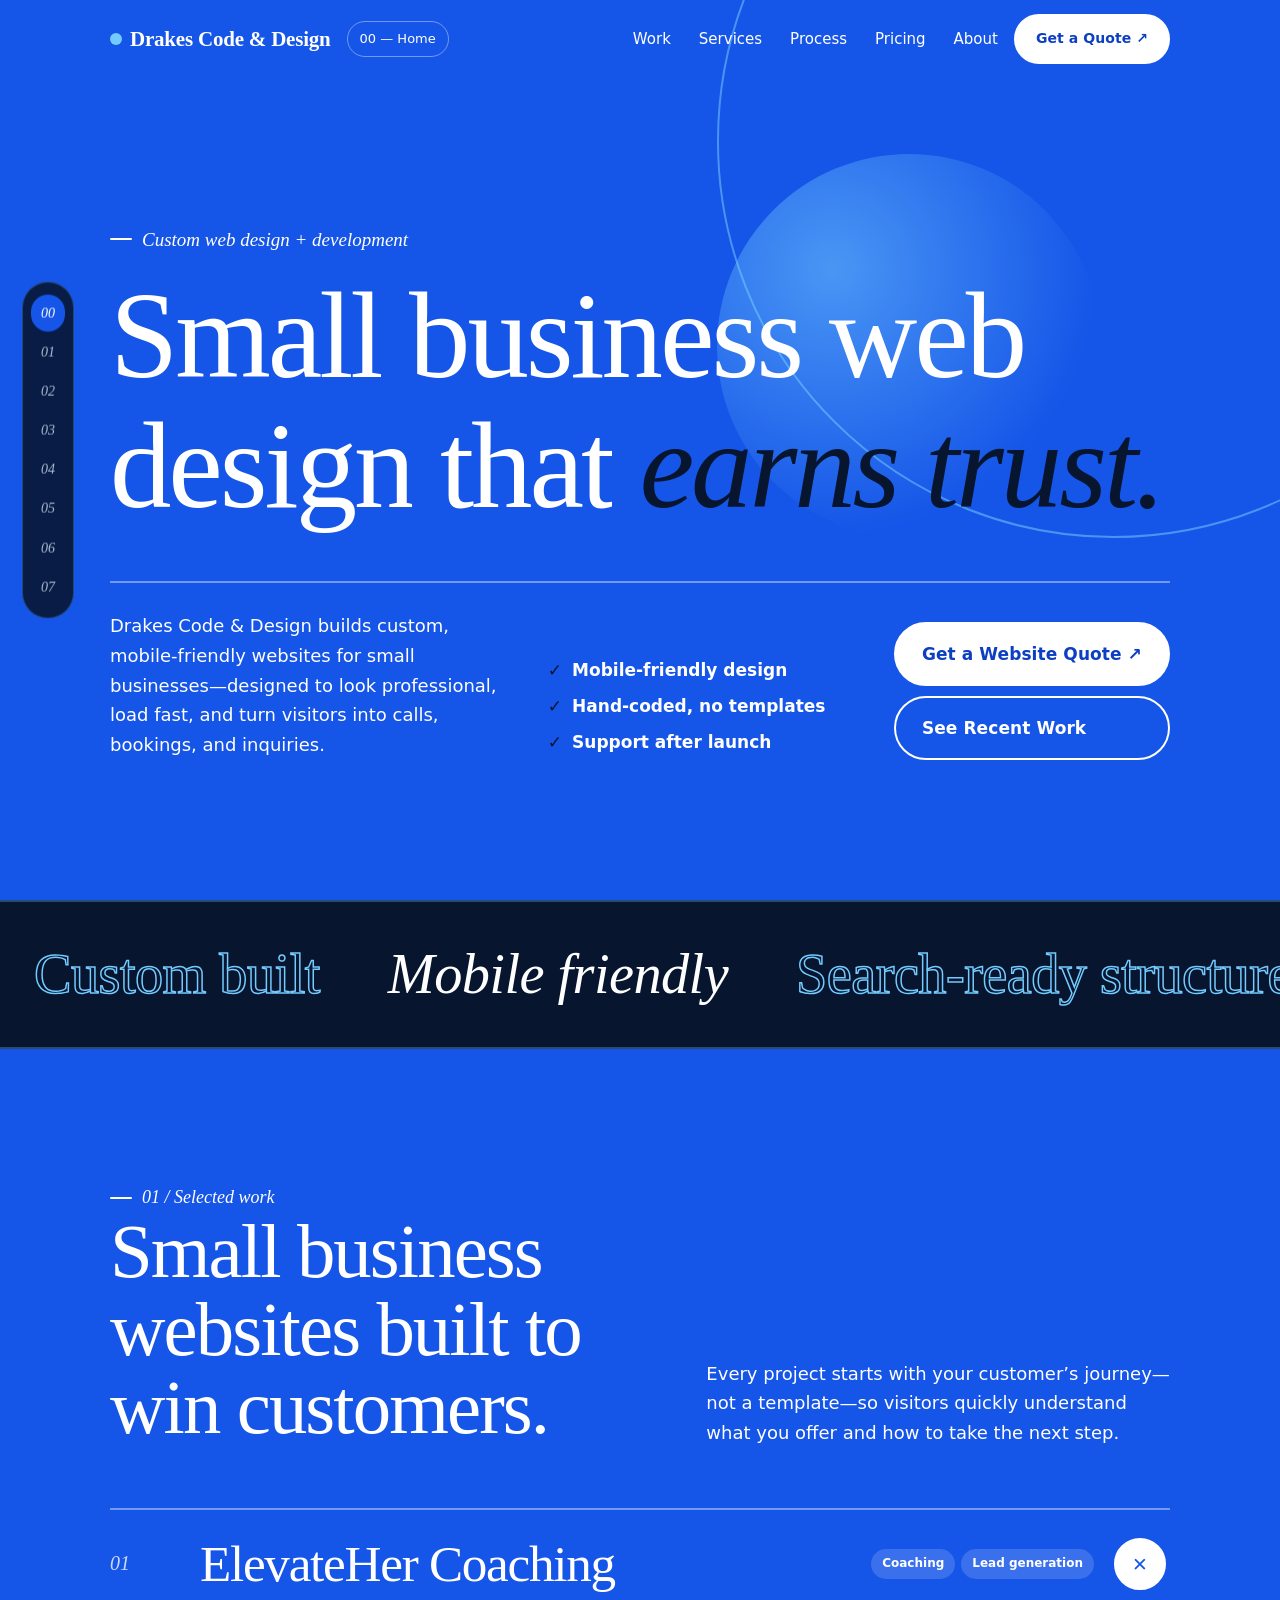
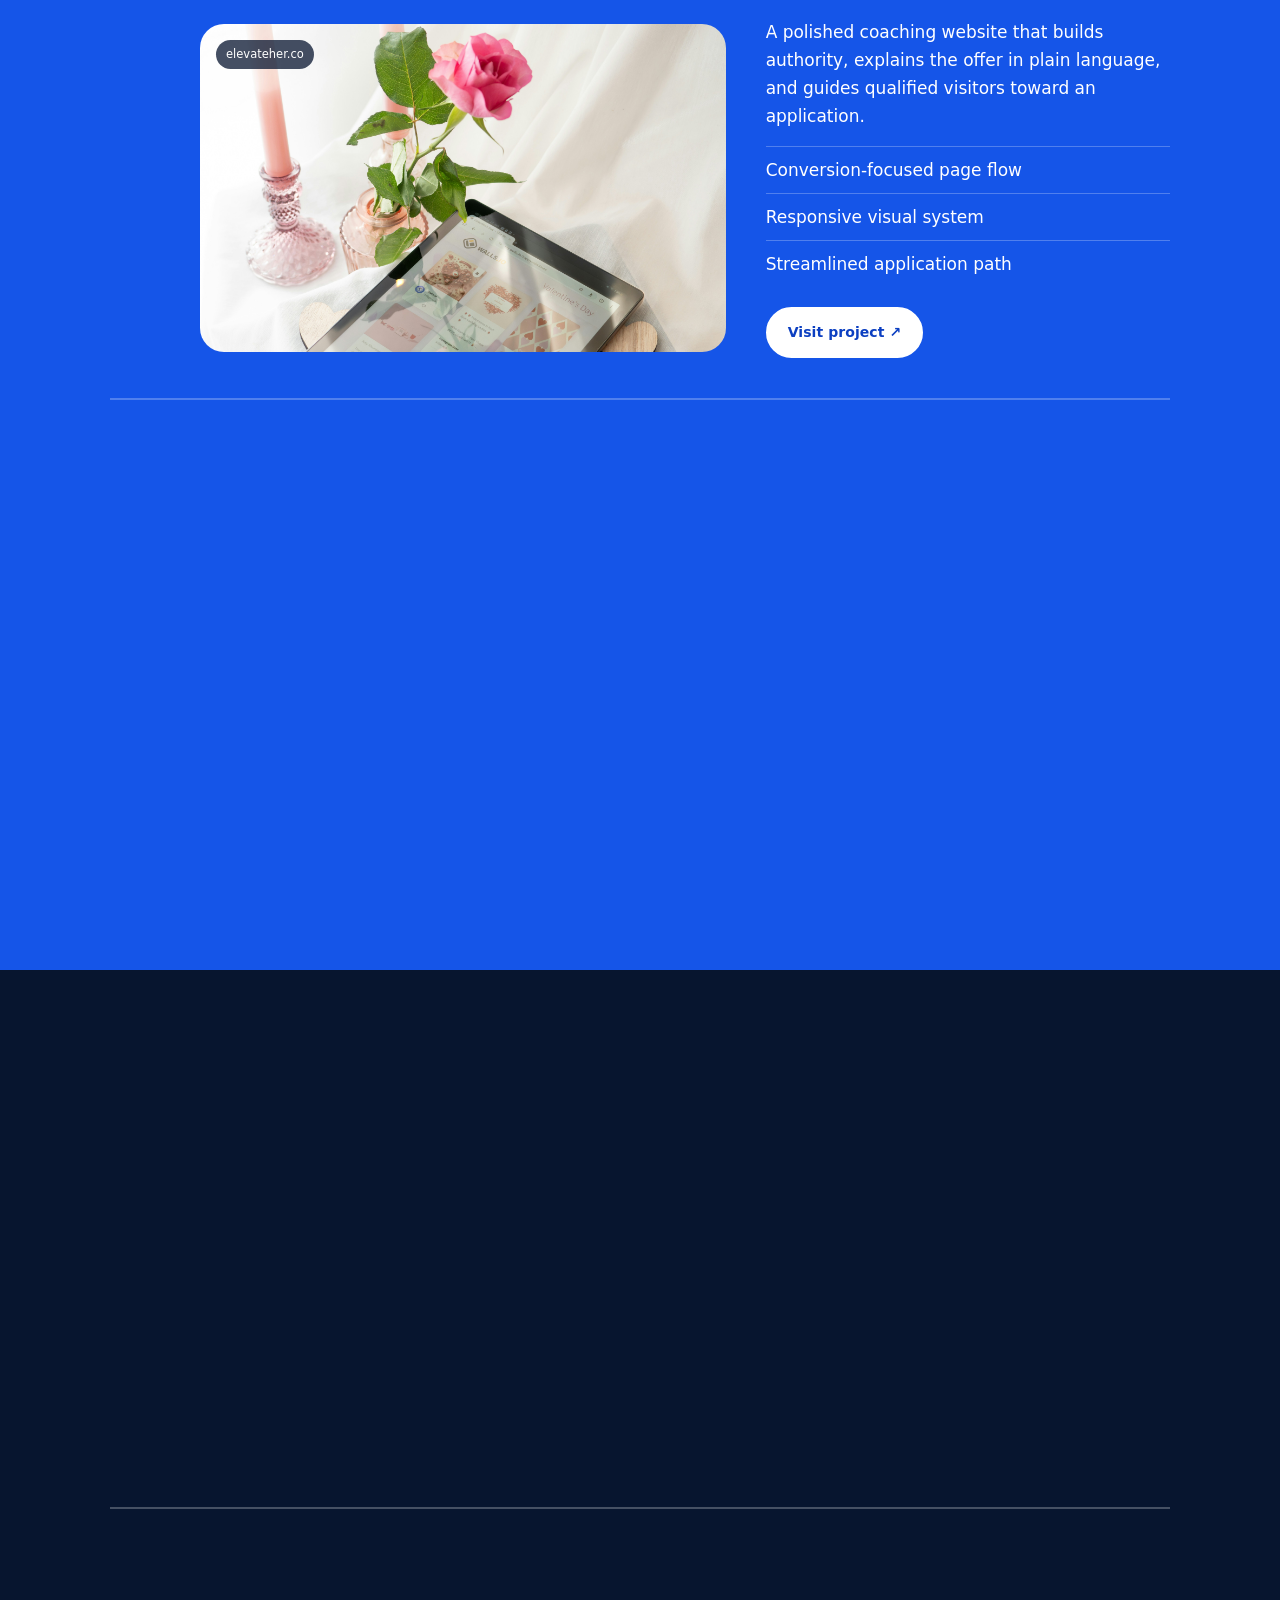
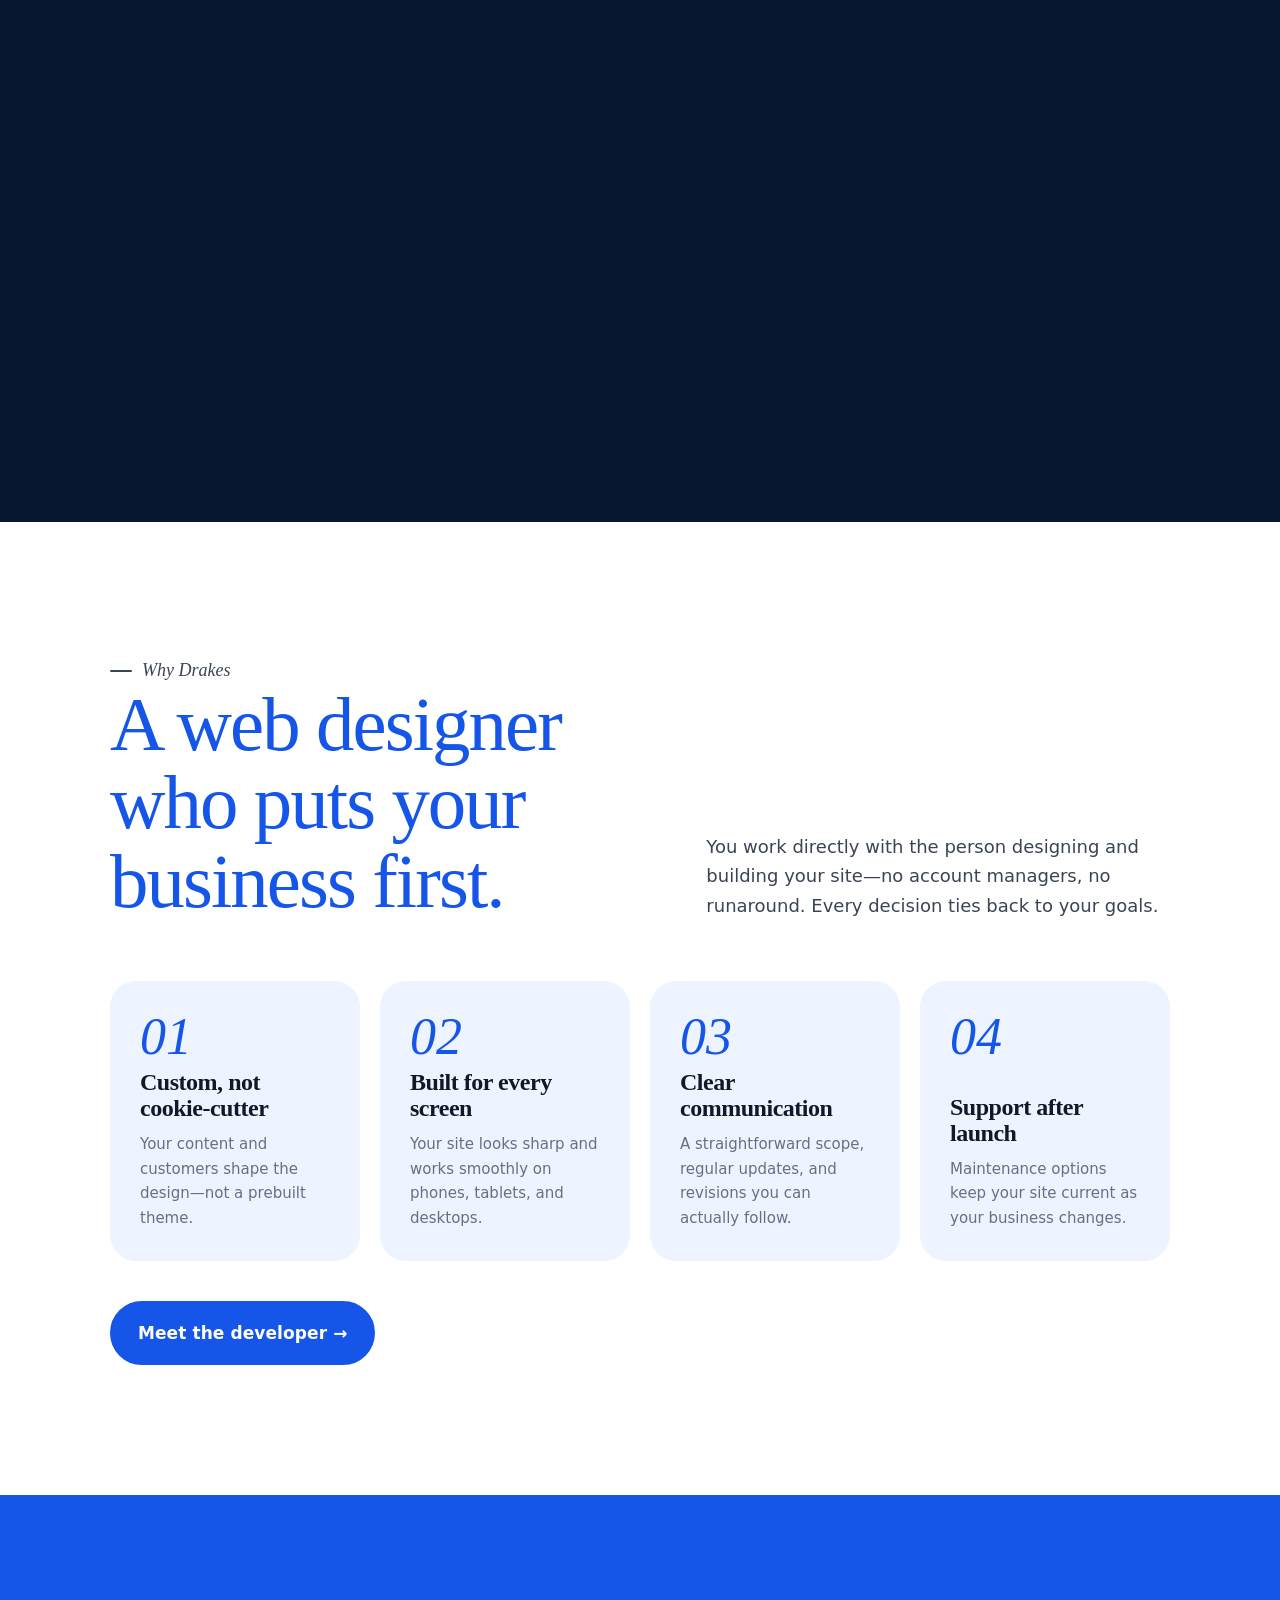
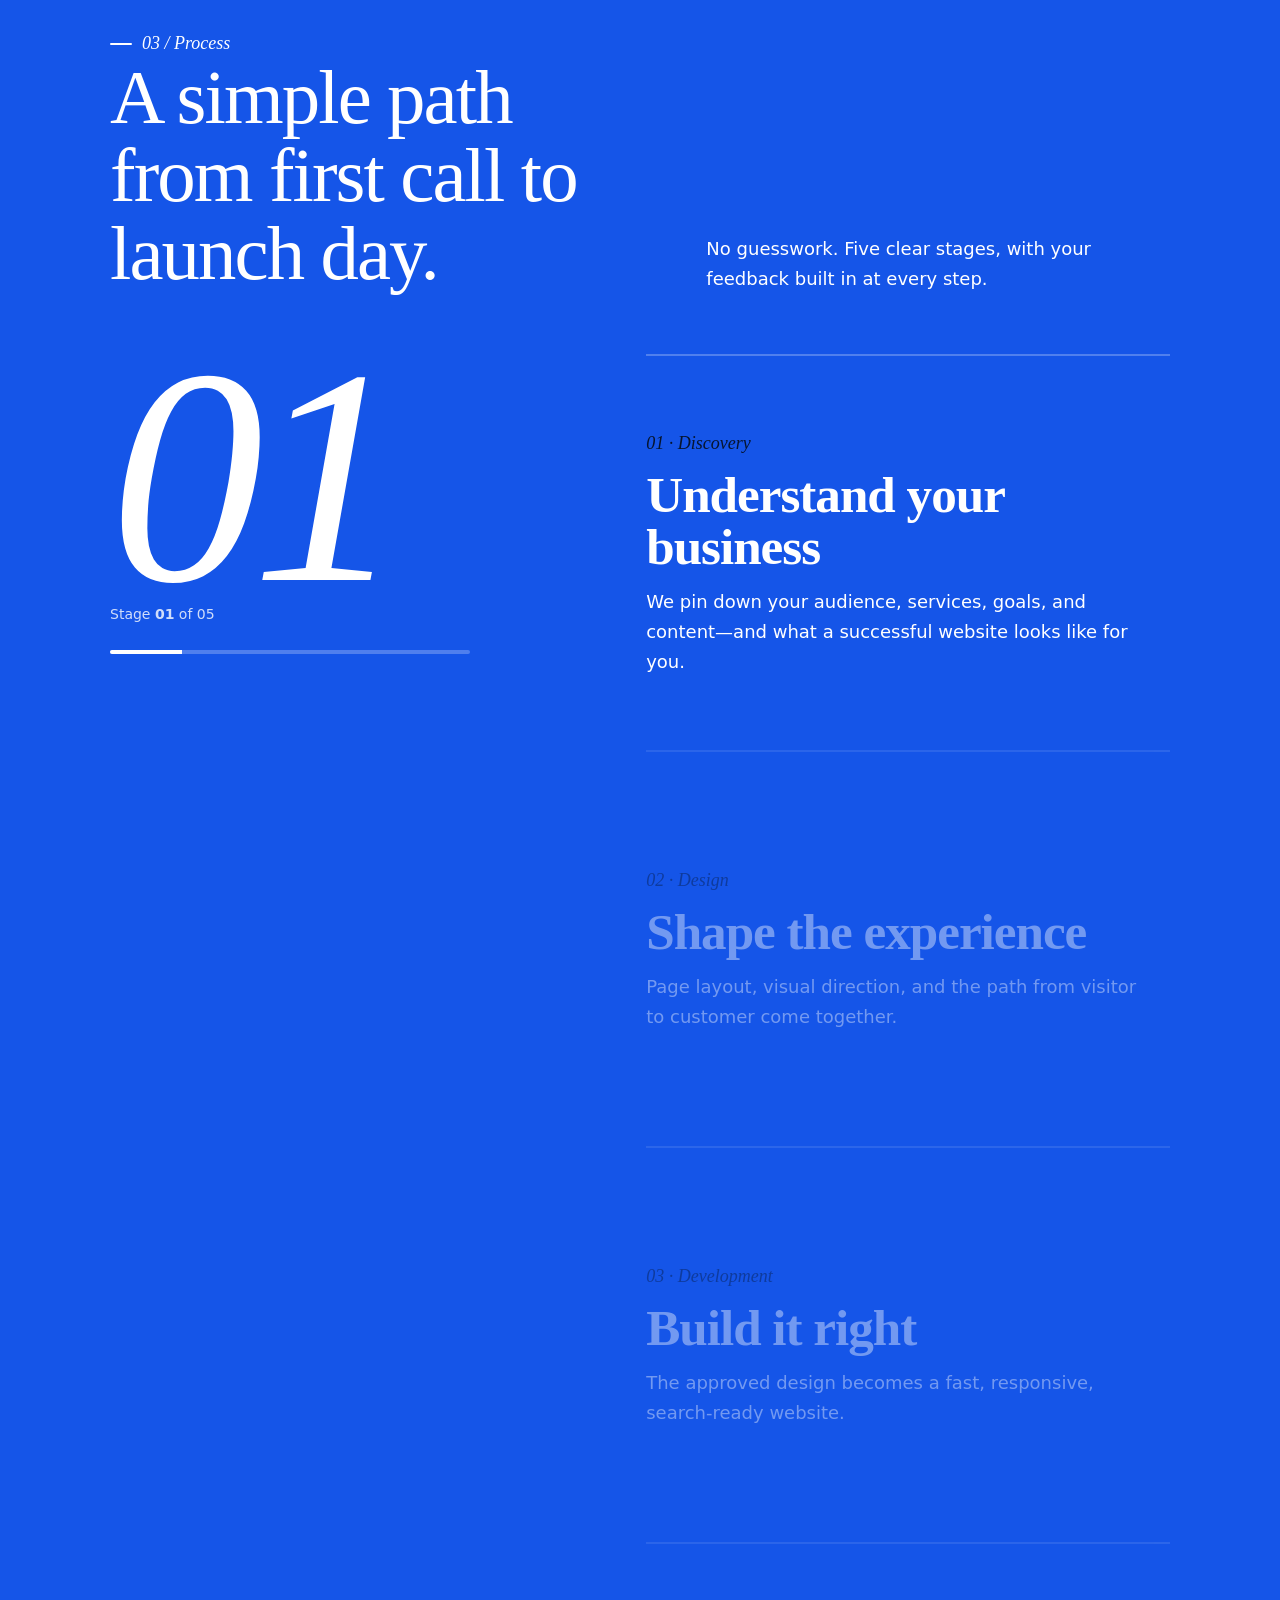
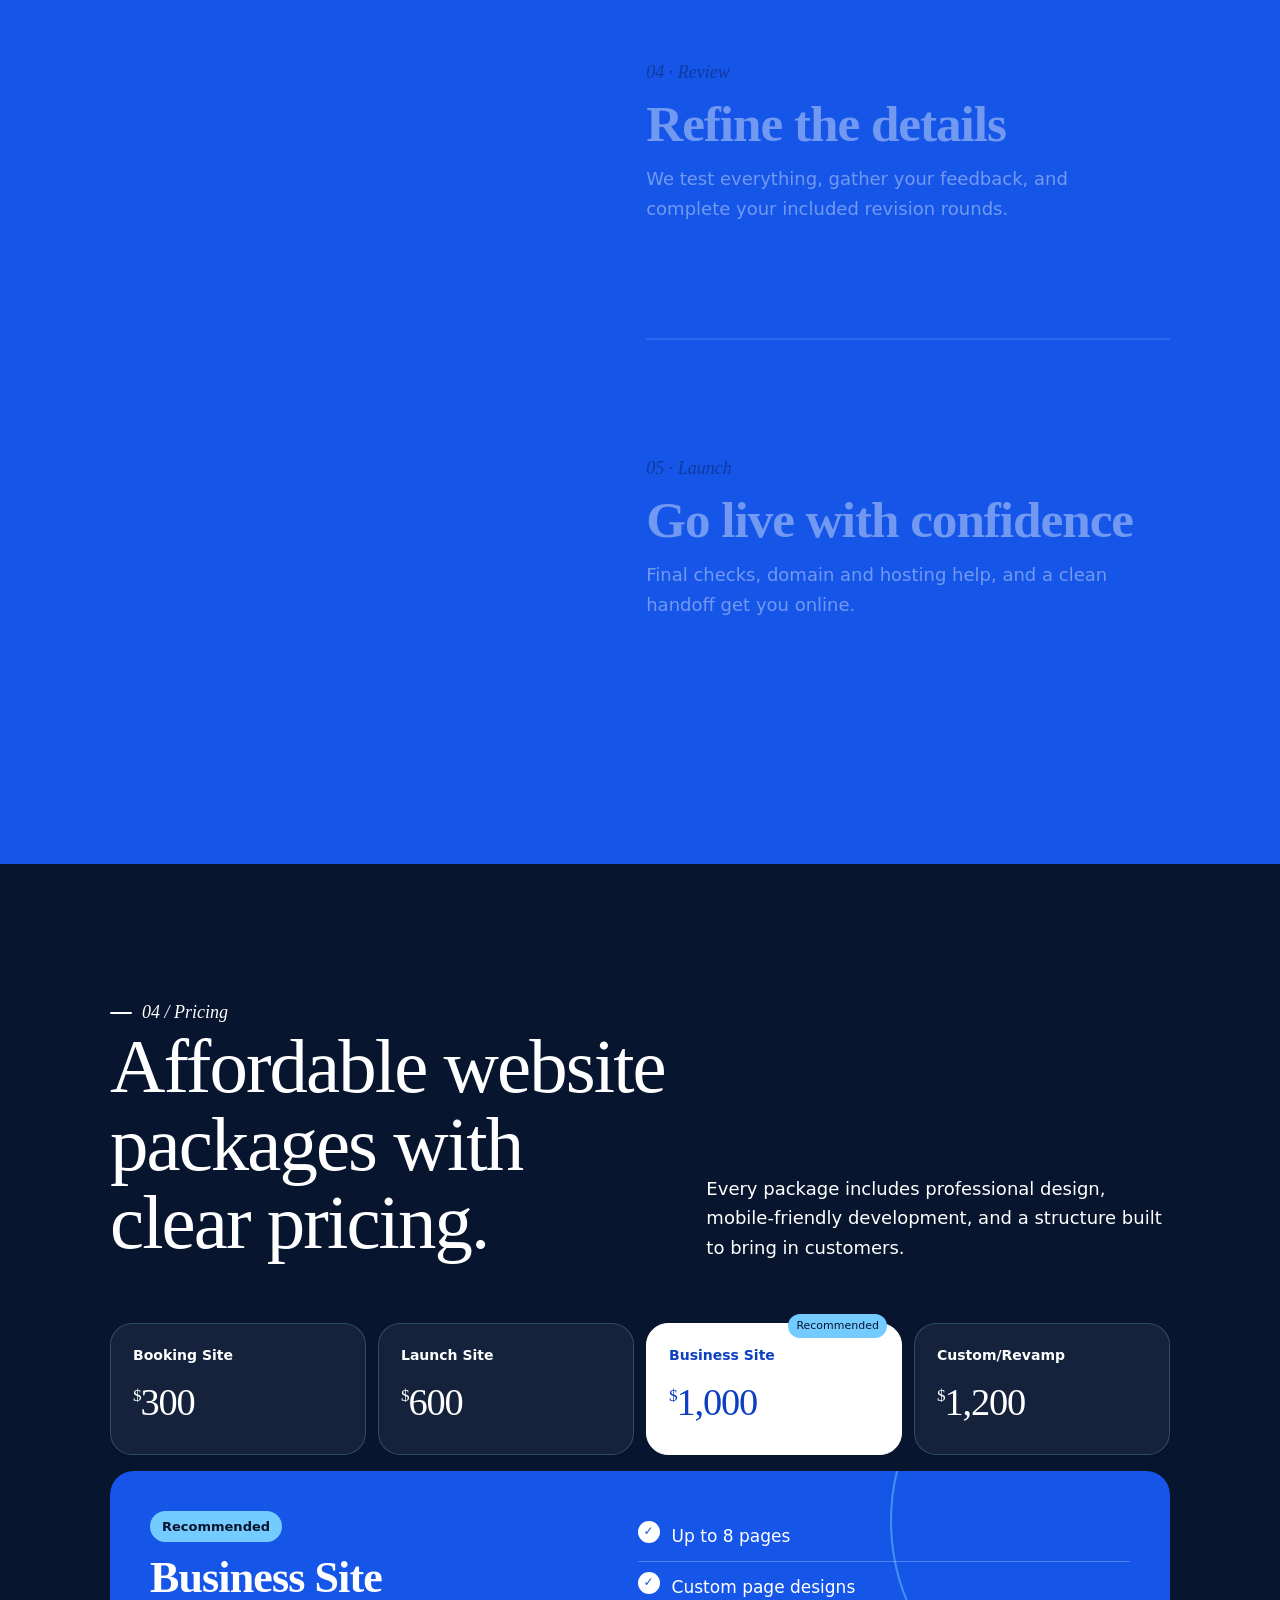
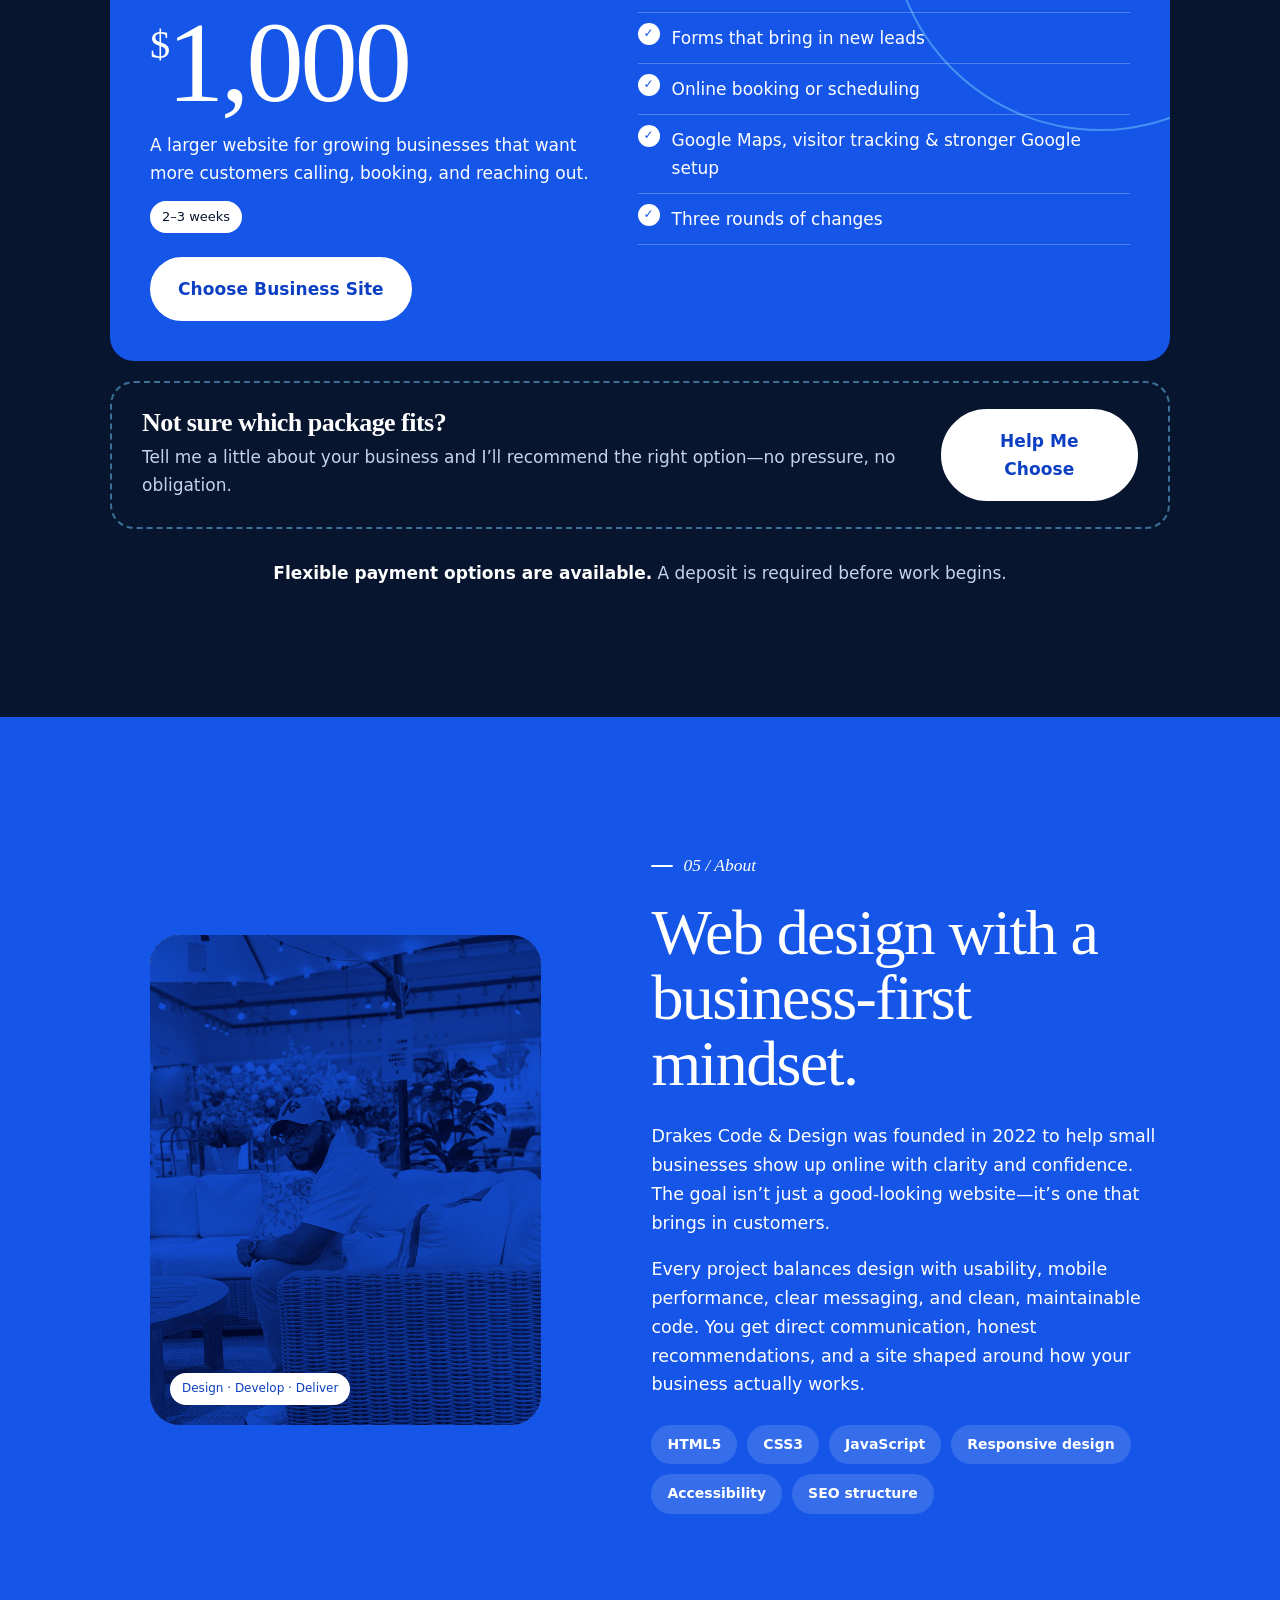
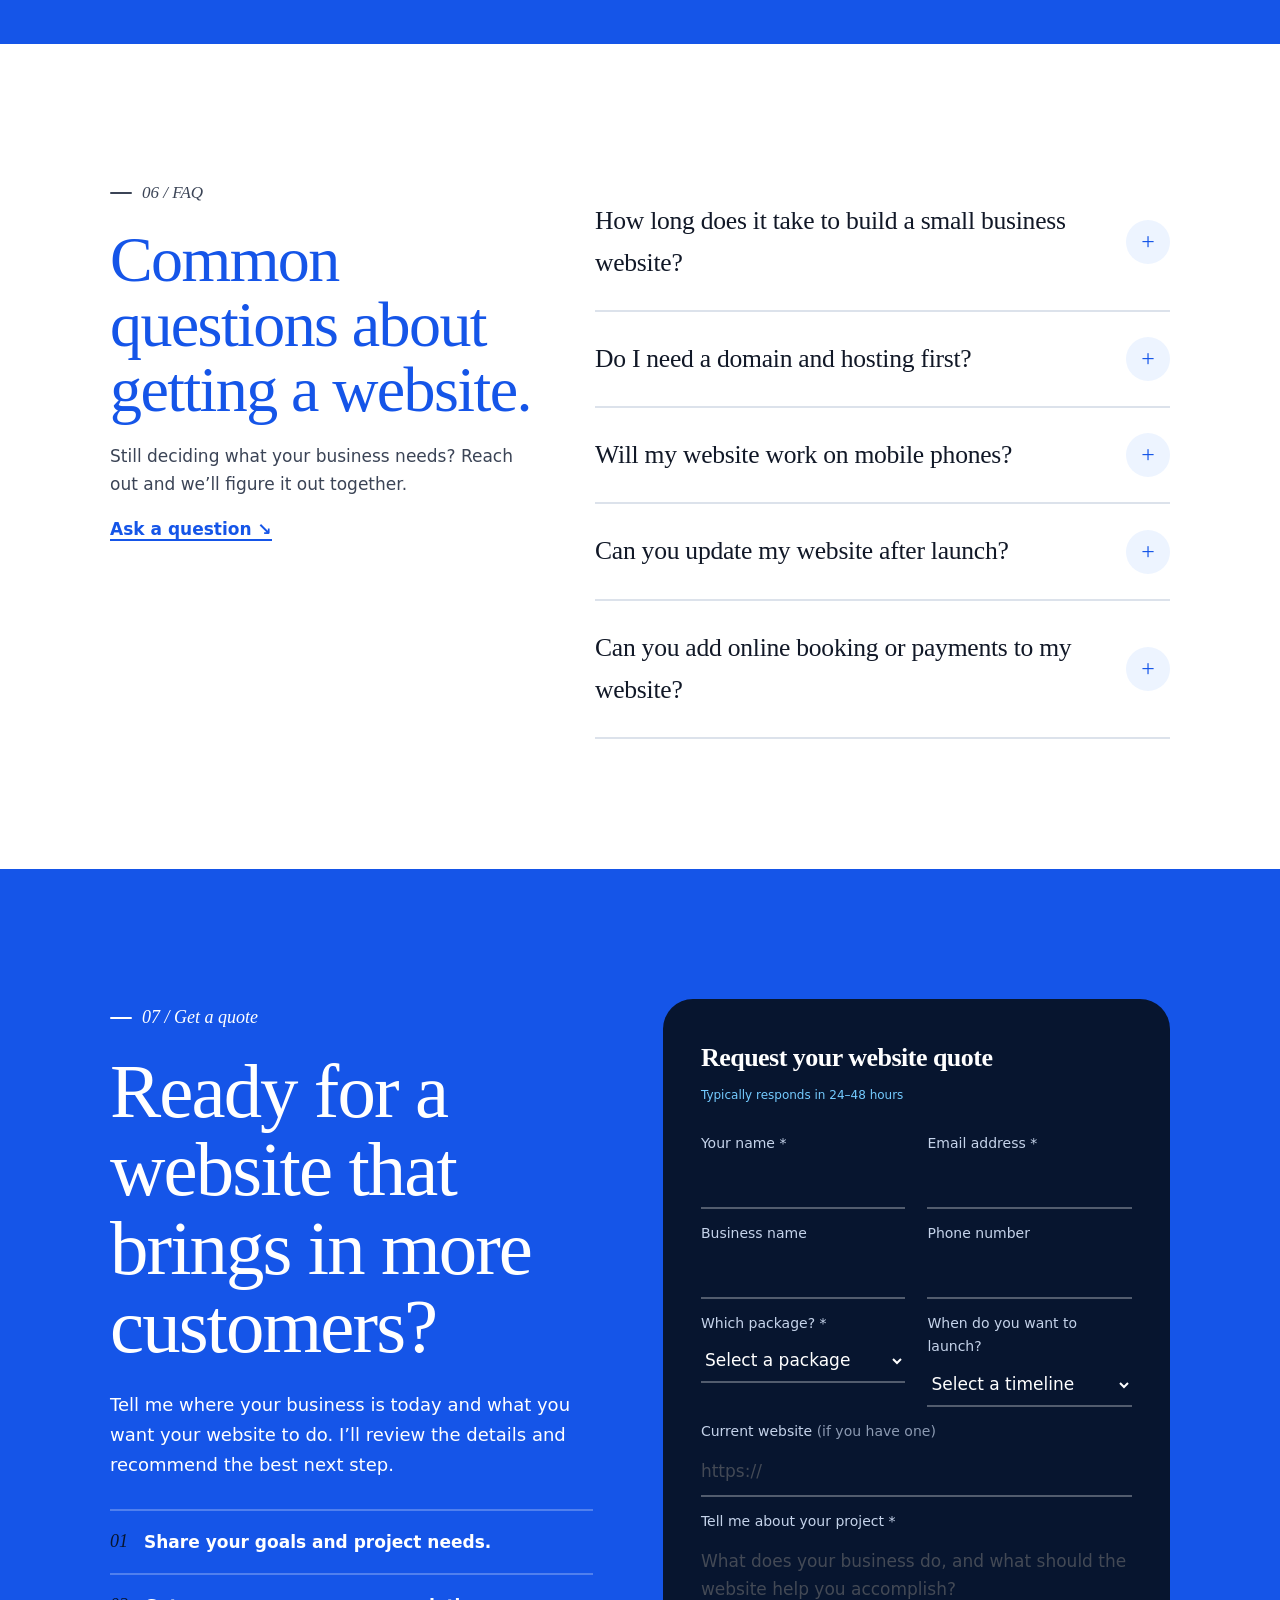
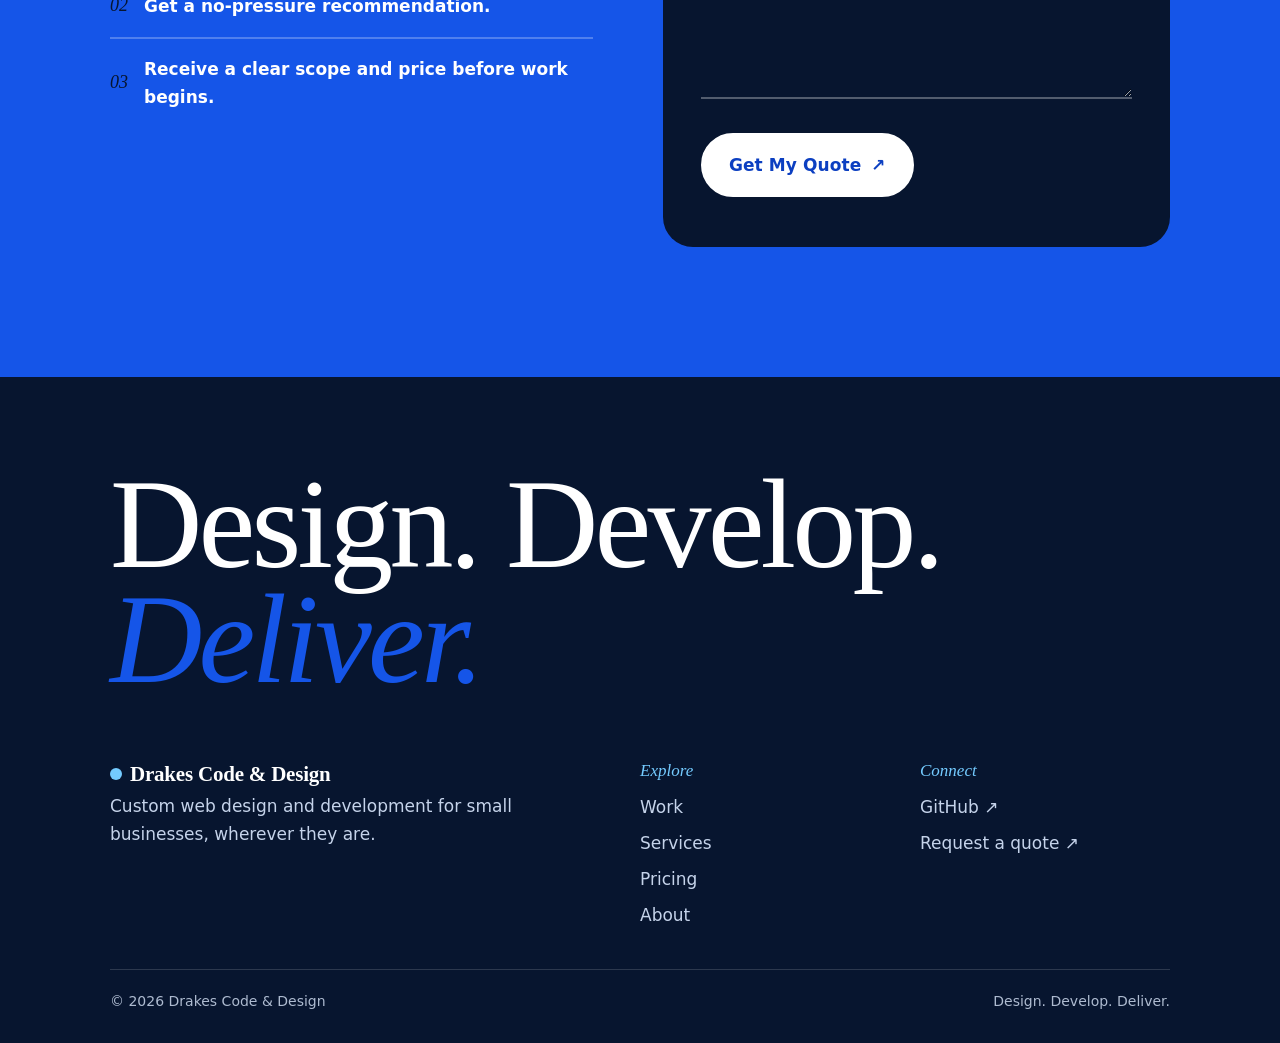
<file: index.html>
<!doctype html>
<html lang="en">
  <head>
    <meta charset="utf-8" />
    <meta name="viewport" content="width=device-width, initial-scale=1" />
    <title>Custom Web Design for Small Businesses | Drakes Code &amp; Design</title>
    <meta
      name="description"
      content="Custom, mobile-friendly websites for small businesses. Clear packages from $300, fast turnaround, and direct one-on-one support. Get a quote today."
    />
    <meta name="author" content="Drakes Code & Design" />
    <meta name="robots" content="index, follow, max-image-preview:large" />
    <meta name="theme-color" content="#07152f" />
    <link rel="canonical" href="https://www.drakescode.com/" />
    <meta
      property="og:title"
      content="Custom Web Design for Small Businesses | Drakes Code &amp; Design"
    />
    <meta
      property="og:description"
      content="Custom, mobile-friendly websites built to help small businesses earn trust and win more customers. Clear packages from $300."
    />
    <meta property="og:type" content="website" />
    <meta property="og:url" content="https://www.drakescode.com/" />
    <meta property="og:image" content="https://www.drakescode.com/images/logo.png" />
    <meta name="twitter:card" content="summary_large_image" />
    <meta
      name="twitter:title"
      content="Custom Web Design for Small Businesses | Drakes Code &amp; Design"
    />
    <meta
      name="twitter:description"
      content="Custom, mobile-friendly websites for small businesses—designed to earn trust and turn visitors into customers."
    />
    <link rel="icon" href="assets/favicon.png" type="image/png" />
    <link rel="preconnect" href="https://fonts.googleapis.com" />
    <link rel="preconnect" href="https://fonts.gstatic.com" crossorigin />
    <link
      href="https://fonts.googleapis.com/css2?family=Inter:wght@400;500;600;700&family=JetBrains+Mono:wght@500;600&family=Space+Grotesk:wght@500;600;700&display=swap"
      rel="stylesheet"
    />
    <link rel="stylesheet" href="styles.css" />
    <link rel="stylesheet" href="responsive.css" />
    <script src="script.js" defer></script>
    <script type="application/ld+json">
      {
        "@context": "https://schema.org",
        "@type": "ProfessionalService",
        "@id": "https://www.drakescode.com/#business",
        "name": "Drakes Code & Design",
        "url": "https://www.drakescode.com/",
        "logo": "https://www.drakescode.com/images/logo.png",
        "image": "https://www.drakescode.com/images/logo.png",
        "description": "Custom web design and development for small businesses—mobile-friendly websites built to earn trust and win more customers.",
        "foundingDate": "2022",
        "areaServed": { "@type": "Country", "name": "United States" },
        "priceRange": "$300–$1,200",
        "serviceType": [
          "Custom Web Design",
          "Website Development",
          "Small Business Websites",
          "Booking Websites",
          "Website Redesign",
          "Website Maintenance"
        ],
        "sameAs": ["https://github.com/drakescode-commits"]
      }
    </script>
  </head>
  <body class="c7">
    <a class="skip-link" href="#main">Skip to main content</a>
    <div id="app">

      <!-- ========== HEADER / NAVIGATION ========== -->
      <header class="top">
        <div class="wrap">
          <a class="brand" href="#home" aria-label="Drakes Code and Design home">
            <span aria-hidden="true"></span>
            Drakes Code &amp; Design
          </a>
          <span class="where" aria-hidden="true">00 — Home</span>
          <nav aria-label="Primary">
            <a href="#work">Work</a>
            <a href="#services">Services</a>
            <a href="#process">Process</a>
            <a href="#pricing">Pricing</a>
            <a href="#about">About</a>
          </nav>
          <a class="pill" href="#contact">Get a Quote ↗</a>
          <button class="burger" type="button" aria-expanded="false" aria-controls="c7-sheet">
            Menu
          </button>
        </div>
      </header>

      <!-- ========== MOBILE MENU ========== -->
      <nav class="sheet" id="c7-sheet" aria-label="Mobile">
        <a href="#work">Work</a>
        <a href="#services">Services</a>
        <a href="#process">Process</a>
        <a href="#pricing">Pricing</a>
        <a href="#about">About</a>
        <a href="#contact">Get a Quote</a>
      </nav>

      <!-- ========== SIDE SECTION INDEX ========== -->
      <nav class="sidx" aria-label="Section index">
        <a href="#home">
          <b>00</b>
          <span>Home</span>
        </a>
        <a href="#work">
          <b>01</b>
          <span>Work</span>
        </a>
        <a href="#services">
          <b>02</b>
          <span>Services</span>
        </a>
        <a href="#process">
          <b>03</b>
          <span>Process</span>
        </a>
        <a href="#pricing">
          <b>04</b>
          <span>Pricing</span>
        </a>
        <a href="#about">
          <b>05</b>
          <span>About</span>
        </a>
        <a href="#faq">
          <b>06</b>
          <span>FAQ</span>
        </a>
        <a href="#contact">
          <b>07</b>
          <span>Contact</span>
        </a>
      </nav>
      <main id="main">

        <!-- ========== HERO ========== -->
        <section class="hero" id="home" data-l="Home">
          <span class="orb a" aria-hidden="true"></span>
          <span class="orb b" aria-hidden="true"></span>
          <div class="wrap">
            <p class="k">Custom web design + development</p>
            <h1 aria-label="Small business web design that earns trust.">
              <span aria-hidden="true">
                <span class="w"><span style="animation-delay: 0.15s">Small</span></span>
                <span class="w"><span style="animation-delay: 0.22s">business</span></span>
                <span class="w"><span style="animation-delay: 0.29s">web</span></span>
                <span class="w"><span style="animation-delay: 0.36s">design</span></span>
                <span class="w"><span style="animation-delay: 0.43s">that</span></span>
                <span class="w hl"><span style="animation-delay: 0.5s">earns</span></span>
                <span class="w hl"><span style="animation-delay: 0.57s">trust.</span></span>
              </span>
            </h1>
            <div class="hrow rv">
              <p>
                Drakes Code & Design builds custom, mobile-friendly websites for small
                businesses—designed to look professional, load fast, and turn visitors into calls,
                bookings, and inquiries.
              </p>
              <ul aria-label="Project benefits">
                <li>Mobile-friendly design</li>
                <li>Hand-coded, no templates</li>
                <li>Support after launch</li>
              </ul>
              <div class="btns">
                <a class="pill" href="#contact">Get a Website Quote ↗</a>
                <a class="pill o" href="#work">See Recent Work</a>
              </div>
            </div>
          </div>
        </section>

        <!-- ========== SCROLLING CAPABILITIES BAND ========== -->
        <section class="mq" aria-label="Website capabilities">
          <div>
            <span>Custom built</span>
            <span>Mobile friendly</span>
            <span>Search-ready structure</span>
            <span>Ongoing support</span>
            <span>Flexible payments</span>
            <span aria-hidden="true">Custom built</span>
            <span aria-hidden="true">Mobile friendly</span>
            <span aria-hidden="true">Search-ready structure</span>
            <span aria-hidden="true">Ongoing support</span>
            <span aria-hidden="true">Flexible payments</span>
            <span aria-hidden="true">Custom built</span>
            <span aria-hidden="true">Mobile friendly</span>
            <span aria-hidden="true">Search-ready structure</span>
            <span aria-hidden="true">Ongoing support</span>
            <span aria-hidden="true">Flexible payments</span>
            <span aria-hidden="true">Custom built</span>
            <span aria-hidden="true">Mobile friendly</span>
            <span aria-hidden="true">Search-ready structure</span>
            <span aria-hidden="true">Ongoing support</span>
            <span aria-hidden="true">Flexible payments</span>
          </div>
        </section>

        <!-- ========== 01 — SELECTED WORK ========== -->
        <section class="s" id="work" data-l="Selected work">
          <div class="wrap">
            <div class="sh rv">
              <div>
                <p class="k">01 / Selected work</p>
                <h2>Small business websites built to win customers.</h2>
              </div>
              <p>
                Every project starts with your customer’s journey—not a template—so visitors quickly
                understand what you offer and how to take the next step.
              </p>
            </div>
            <div class="plist">
              <article class="pr rv" data-open="true">
                <button type="button" aria-expanded="true" aria-controls="c7p0">
                  <span class="n">01</span>
                  <span class="t">ElevateHer Coaching</span>
                  <span class="tg">
                    <span>Coaching</span>
                    <span>Lead generation</span>
                  </span>
                  <span class="pl" aria-hidden="true">+</span>
                </button>
                <div class="body" id="c7p0">
                  <div>
                    <div class="inner">
                      <a
                        class="media"
                        href="https://drakescode-commits.github.io/elevateher.github.io/"
                        target="_blank"
                        rel="noopener noreferrer"
                        aria-label="View ElevateHer Coaching website"
                        tabindex="0"
                      >
                        <img
                          src="images/elevateHER.jpg"
                          alt="ElevateHer Coaching website homepage design with a professional portrait of the coach"
                          loading="lazy"
                        />
                        <span class="lab">elevateher.co</span>
                      </a>
                      <div>
                        <p>
                          A polished coaching website that builds authority, explains the offer in
                          plain language, and guides qualified visitors toward an application.
                        </p>
                        <ul>
                          <li>Conversion-focused page flow</li>
                          <li>Responsive visual system</li>
                          <li>Streamlined application path</li>
                        </ul>
                        <a
                          class="pill"
                          href="https://drakescode-commits.github.io/elevateher.github.io/"
                          target="_blank"
                          rel="noopener noreferrer"
                          tabindex="0"
                        >
                          Visit project ↗
                        </a>
                      </div>
                    </div>
                  </div>
                </div>
              </article>
              <article class="pr rv" data-open="false">
                <button type="button" aria-expanded="false" aria-controls="c7p1">
                  <span class="n">02</span>
                  <span class="t">Apex Mobile Detailing</span>
                  <span class="tg">
                    <span>Local service</span>
                    <span>Booking</span>
                  </span>
                  <span class="pl" aria-hidden="true">+</span>
                </button>
                <div class="body" id="c7p1">
                  <div>
                    <div class="inner">
                      <a
                        class="media"
                        href="https://drakescode-commits.github.io/Mobile-Detailing/"
                        target="_blank"
                        rel="noopener noreferrer"
                        aria-label="View Apex Mobile Detailing website"
                        tabindex="-1"
                      >
                        <img
                          src="images/detail.jpg"
                          alt="Close-up of a freshly detailed vehicle on the Apex Mobile Detailing website"
                          loading="lazy"
                        />
                        <span class="lab">dripdetailing.com</span>
                      </a>
                      <div>
                        <p>
                          A local service website that earns trust fast, makes detailing packages
                          easy to compare, and moves customers straight to booking.
                        </p>
                        <ul>
                          <li>Service-first navigation</li>
                          <li>Mobile booking path</li>
                          <li>Local business positioning</li>
                        </ul>
                        <a
                          class="pill"
                          href="https://drakescode-commits.github.io/Mobile-Detailing/"
                          target="_blank"
                          rel="noopener noreferrer"
                          tabindex="-1"
                        >
                          Visit project ↗
                        </a>
                      </div>
                    </div>
                  </div>
                </div>
              </article>
              <article class="pr rv" data-open="false">
                <button type="button" aria-expanded="false" aria-controls="c7p2">
                  <span class="n">03</span>
                  <span class="t">Fit For U</span>
                  <span class="tg">
                    <span>Fitness</span>
                    <span>Landing page</span>
                  </span>
                  <span class="pl" aria-hidden="true">+</span>
                </button>
                <div class="body" id="c7p2">
                  <div>
                    <div class="inner">
                      <a
                        class="media"
                        href="https://drakescode-commits.github.io/FitForU/"
                        target="_blank"
                        rel="noopener noreferrer"
                        aria-label="View Fit For U website"
                        tabindex="-1"
                      >
                        <img
                          src="images/fit-for-u-concept.png"
                          alt="Athlete training in a modern gym on the Fit For U fitness landing page"
                          loading="lazy"
                        />
                        <span class="lab">fitforu.com</span>
                      </a>
                      <div>
                        <p>
                          A high-energy fitness landing page that organizes training programs
                          clearly and makes it easy for new clients to sign up.
                        </p>
                        <ul>
                          <li>High-energy art direction</li>
                          <li>Program-led content</li>
                          <li>Inquiry-focused calls to action</li>
                        </ul>
                        <a
                          class="pill"
                          href="https://drakescode-commits.github.io/FitForU/"
                          target="_blank"
                          rel="noopener noreferrer"
                          tabindex="-1"
                        >
                          Visit project ↗
                        </a>
                      </div>
                    </div>
                  </div>
                </div>
              </article>
              <article class="pr rv" data-open="false">
                <button type="button" aria-expanded="false" aria-controls="c7p3">
                  <span class="n">04</span>
                  <span class="t">Crown Theory Grooming</span>
                  <span class="tg">
                    <span>Men's grooming</span>
                    <span>Brand concept</span>
                  </span>
                  <span class="pl" aria-hidden="true">+</span>
                </button>
                <div class="body" id="c7p3">
                  <div>
                    <div class="inner">
                      <a
                        class="media"
                        href="https://drakescode-commits.github.io/Crown-Theory-Care/"
                        target="_blank"
                        rel="noopener noreferrer"
                        aria-label="View Crown Theory Grooming website"
                        tabindex="-1"
                      >
                        <img
                          src="images/crown-theory-grooming.png"
                          alt="Crown Theory Grooming online store concept featuring premium hair and scalp-care products"
                          loading="lazy"
                        />
                        <span class="lab">crown theory / preview</span>
                      </a>
                      <div>
                        <p>
                          An upscale online grooming brand for African American hair care, pairing
                          premium hair and scalp products with clean packaging, rich earthy tones,
                          and textured-hair imagery.
                        </p>
                        <ul>
                          <li>Premium product positioning</li>
                          <li>Warm, masculine art direction</li>
                          <li>Product-led shopping journey</li>
                        </ul>
                        <a
                          class="pill"
                          href="https://drakescode-commits.github.io/Crown-Theory-Care/"
                          target="_blank"
                          rel="noopener noreferrer"
                          tabindex="-1"
                        >
                          Visit project ↗
                        </a>
                      </div>
                    </div>
                  </div>
                </div>
              </article>
              <article class="pr rv" data-open="false">
                <button type="button" aria-expanded="false" aria-controls="c7p4">
                  <span class="n">05</span>
                  <span class="t">Southern Oak</span>
                  <span class="tg">
                    <span>Southern lifestyle</span>
                    <span>Small business</span>
                  </span>
                  <span class="pl" aria-hidden="true">+</span>
                </button>
                <div class="body" id="c7p4">
                  <div>
                    <div class="inner">
                      <a
                        class="media"
                        href="https://drakescode-commits.github.io/Southern-Oak/"
                        target="_blank"
                        rel="noopener noreferrer"
                        aria-label="View Southern Oak website"
                        tabindex="-1"
                      >
                        <img
                          src="images/southern-oak.png"
                          alt="Southern Oak lifestyle brand website with natural oak furniture, neutral decor, and greenery"
                          loading="lazy"
                        />
                        <span class="lab">southern oak / preview</span>
                      </a>
                      <div>
                        <p>
                          A warm, refined Southern lifestyle brand with an upscale rustic
                          feel—natural wood textures, earthy neutrals, and subtle greenery that make
                          visitors feel at home.
                        </p>
                        <ul>
                          <li>Warm editorial art direction</li>
                          <li>Elevated natural palette</li>
                          <li>Welcoming brand experience</li>
                        </ul>
                        <a
                          class="pill"
                          href="https://drakescode-commits.github.io/Southern-Oak/"
                          target="_blank"
                          rel="noopener noreferrer"
                          tabindex="-1"
                        >
                          Visit project ↗
                        </a>
                      </div>
                    </div>
                  </div>
                </div>
              </article>
            </div>
          </div>
        </section>

        <!-- ========== 02 — SERVICES ========== -->
        <section class="s dark" id="services" data-l="Services">
          <div class="wrap">
            <div class="sh rv">
              <div>
                <p class="k">02 / Services</p>
                <h2>Web design services for growing businesses.</h2>
              </div>
              <p>
                Whether you need your first website or a better one, you get the right scope for
                today—with room to grow tomorrow.
              </p>
            </div>
            <div class="rows">
              <a class="rv" href="#contact" aria-label="Ask about custom web design">
                <span class="n">01</span>
                <h3>Custom web design</h3>
                <p>
                  Layouts and visuals built around your brand, your customers, and the action you
                  want them to take.
                </p>
                <span class="ar" aria-hidden="true">↗</span>
              </a>
              <a class="rv" href="#contact" aria-label="Ask about website development">
                <span class="n">02</span>
                <h3>Website development</h3>
                <p>
                  Fast, responsive, accessible sites hand-coded in clean HTML, CSS, and JavaScript.
                </p>
                <span class="ar" aria-hidden="true">↗</span>
              </a>
              <a class="rv" href="#contact" aria-label="Ask about website redesign and support">
                <span class="n">03</span>
                <h3>Website redesign &amp; support</h3>
                <p>
                  Modernize an outdated site and keep it running smoothly with maintenance and
                  guidance after launch.
                </p>
                <span class="ar" aria-hidden="true">↗</span>
              </a>
            </div>
          </div>
        </section>

        <!-- ========== WHY DRAKES ========== -->
        <section class="s why">
          <div class="wrap">
            <div class="sh rv">
              <div>
                <p class="k">Why Drakes</p>
                <h2>A web designer who puts your business first.</h2>
              </div>
              <p>
                You work directly with the person designing and building your site—no account
                managers, no runaround. Every decision ties back to your goals.
              </p>
            </div>
            <div class="ben">
              <article class="rv">
                <b>01</b>
                <h3>Custom, not cookie-cutter</h3>
                <p>Your content and customers shape the design—not a prebuilt theme.</p>
              </article>
              <article class="rv">
                <b>02</b>
                <h3>Built for every screen</h3>
                <p>Your site looks sharp and works smoothly on phones, tablets, and desktops.</p>
              </article>
              <article class="rv">
                <b>03</b>
                <h3>Clear communication</h3>
                <p>
                  A straightforward scope, regular updates, and revisions you can actually follow.
                </p>
              </article>
              <article class="rv">
                <b>04</b>
                <h3>Support after launch</h3>
                <p>Maintenance options keep your site current as your business changes.</p>
              </article>
            </div>
            <a class="pill b" href="#about">Meet the developer →</a>
          </div>
        </section>

        <!-- ========== 03 — PROCESS ========== -->
        <section class="s" id="process" data-l="Process">
          <div class="wrap">
            <div class="sh rv">
              <div>
                <p class="k">03 / Process</p>
                <h2>A simple path from first call to launch day.</h2>
              </div>
              <p>No guesswork. Five clear stages, with your feedback built in at every step.</p>
            </div>
            <div class="proc">
              <div class="big" aria-hidden="true">
                <span class="num">01</span>
                <span class="of">
                  Stage
                  <b class="cn">01</b>
                  of 05
                </span>
                <div class="bar"><i></i></div>
              </div>
              <ol>
                <li class="act">
                  <small>01 · Discovery</small>
                  <h3>Understand your business</h3>
                  <p>
                    We pin down your audience, services, goals, and content—and what a successful
                    website looks like for you.
                  </p>
                </li>
                <li class="">
                  <small>02 · Design</small>
                  <h3>Shape the experience</h3>
                  <p>
                    Page layout, visual direction, and the path from visitor to customer come
                    together.
                  </p>
                </li>
                <li class="">
                  <small>03 · Development</small>
                  <h3>Build it right</h3>
                  <p>The approved design becomes a fast, responsive, search-ready website.</p>
                </li>
                <li class="">
                  <small>04 · Review</small>
                  <h3>Refine the details</h3>
                  <p>
                    We test everything, gather your feedback, and complete your included revision
                    rounds.
                  </p>
                </li>
                <li class="">
                  <small>05 · Launch</small>
                  <h3>Go live with confidence</h3>
                  <p>Final checks, domain and hosting help, and a clean handoff get you online.</p>
                </li>
              </ol>
            </div>
          </div>
        </section>

        <!-- ========== 04 — PRICING ========== -->
        <section class="s pricing" id="pricing" data-l="Pricing">
          <div class="wrap">
            <div class="sh rv">
              <div>
                <p class="k">04 / Pricing</p>
                <h2>Affordable website packages with clear pricing.</h2>
              </div>
              <p>
                Every package includes professional design, mobile-friendly development, and a
                structure built to bring in customers.
              </p>
            </div>
            <div class="seg rv" role="tablist" aria-label="Packages">
              <button
                type="button"
                role="tab"
                id="c7t0"
                aria-controls="c7-plan"
                aria-selected="false"
                tabindex="-1"
              >
                <span>Booking Site</span>
                <b>
                  <sup>$</sup>300</b>
              </button>
              <button
                type="button"
                role="tab"
                id="c7t1"
                aria-controls="c7-plan"
                aria-selected="false"
                tabindex="-1"
              >
                <span>Launch Site</span>
                <b>
                  <sup>$</sup>600</b>
              </button>
              <button
                type="button"
                role="tab"
                id="c7t2"
                aria-controls="c7-plan"
                aria-selected="true"
                tabindex="0"
              >
                <span>Business Site</span>
                <b>
                  <sup>$</sup>1,000</b>
                <i>Recommended</i>
              </button>
              <button
                type="button"
                role="tab"
                id="c7t3"
                aria-controls="c7-plan"
                aria-selected="false"
                tabindex="-1"
              >
                <span>Custom/Revamp</span>
                <b>
                  <sup>$</sup>1,200</b>
              </button>
            </div>
            <div class="plan rv" id="c7-plan" role="tabpanel" aria-labelledby="c7t2">
              <div class="anim">
                <span class="rec">Recommended</span>
                <h3>Business Site</h3>
                <div class="amt">
                  <sup>$</sup>1,000</div>
                <p class="d">
                  A larger website for growing businesses that want more customers calling, booking,
                  and reaching out.
                </p>
                <span class="del">2–3 weeks</span>
                <div>
                  <button
                    type="button"
                    class="pill package-button"
                    data-service="business-site"
                    data-budget="1000"
                  >
                    Choose Business Site
                  </button>
                </div>
              </div>
              <ul class="anim">
                <li>Up to 8 pages</li>
                <li>Custom page designs</li>
                <li>Forms that bring in new leads</li>
                <li>Online booking or scheduling</li>
                <li>Google Maps, visitor tracking &amp; stronger Google setup</li>
                <li>Three rounds of changes</li>
              </ul>
            </div>
            <aside class="custom rv">
              <div>
                <h3>Not sure which package fits?</h3>
                <p>
                  Tell me a little about your business and I’ll recommend the right option—no
                  pressure, no obligation.
                </p>
              </div>
              <button
                type="button"
                class="pill package-button"
                data-service="not-sure"
                data-budget=""
              >
                Help Me Choose
              </button>
            </aside>
            <p class="pay">
              <strong>Flexible payment options are available.</strong>
              A deposit is required before work begins.
            </p>
          </div>
        </section>

        <!-- ========== 05 — ABOUT ========== -->
        <section class="s" id="about" data-l="About">
          <div class="wrap about">
            <figure class="duo rv">
              <img
                src="images/owner.jpg"
                alt="Founder of Drakes Code &amp; Design, a small business web designer and developer"
                loading="lazy"
                width="683"
                height="911"
              />
              <figcaption>Design · Develop · Deliver</figcaption>
            </figure>
            <div class="rv">
              <p class="k">05 / About</p>
              <h2>Web design with a business-first mindset.</h2>
              <p>
                Drakes Code &amp; Design was founded in 2022 to help small businesses show up online
                with clarity and confidence. The goal isn’t just a good-looking website—it’s one
                that brings in customers.
              </p>
              <p>
                Every project balances design with usability, mobile performance, clear messaging,
                and clean, maintainable code. You get direct communication, honest recommendations,
                and a site shaped around how your business actually works.
              </p>
              <ul class="skills">
                <li>HTML5</li>
                <li>CSS3</li>
                <li>JavaScript</li>
                <li>Responsive design</li>
                <li>Accessibility</li>
                <li>SEO structure</li>
              </ul>
            </div>
          </div>
        </section>

        <!-- ========== 06 — FAQ ========== -->
        <section class="s faq" id="faq" data-l="FAQ">
          <div class="wrap g">
            <div class="rv">
              <p class="k">06 / FAQ</p>
              <h2>Common questions about getting a website.</h2>
              <p>
                Still deciding what your business needs? Reach out and we’ll figure it out together.
              </p>
              <a class="tl" href="#contact">Ask a question ↘</a>
            </div>
            <div class="rv">
              <details>
                <summary>How long does it take to build a small business website?</summary>
                <p>
                  Most small business websites take about one to three weeks. Larger custom projects
                  can take longer depending on pages, content, and integrations.
                </p>
              </details>
              <details>
                <summary>Do I need a domain and hosting first?</summary>
                <p>
                  No. I’ll explain what you need and walk you through choosing a domain and the
                  right hosting before launch.
                </p>
              </details>
              <details>
                <summary>Will my website work on mobile phones?</summary>
                <p>
                  Yes. Every website is built and tested for desktops, tablets, and modern mobile
                  devices.
                </p>
              </details>
              <details>
                <summary>Can you update my website after launch?</summary>
                <p>
                  Yes. Ongoing maintenance can cover content updates, technical support, minor
                  design changes, backups, and general website care.
                </p>
              </details>
              <details>
                <summary>Can you add online booking or payments to my website?</summary>
                <p>
                  Yes. Most third-party booking, ordering, scheduling, and payment platforms can be
                  connected directly to your site.
                </p>
              </details>
            </div>
          </div>
        </section>

        <!-- ========== 07 — CONTACT / PROJECT INQUIRY ========== -->
        <section class="s contact" id="contact" data-l="Contact">
          <div class="wrap g">
            <div class="rv">
              <p class="k">07 / Get a quote</p>
              <h2>Ready for a website that brings in more customers?</h2>
              <p>
                Tell me where your business is today and what you want your website to do. I’ll
                review the details and recommend the best next step.
              </p>
              <ol>
                <li>
                  <span>01</span>
                  Share your goals and project needs.
                </li>
                <li>
                  <span>02</span>
                  Get a no-pressure recommendation.
                </li>
                <li>
                  <span>03</span>
                  Receive a clear scope and price before work begins.
                </li>
              </ol>
            </div>
            <div class="rv">
              <form
                id="contact-form"
                action="https://formspree.io/f/xgogzdab"
                method="POST"
                novalidate
              >
                <div class="fh">
                  <p>Request your website quote</p>
                  <span>Typically responds in 24–48 hours</span>
                </div>
                <div class="row">
                  <div class="field">
                    <label for="name">Your name *</label>
                    <input id="name" name="name" autocomplete="name" required />
                    <small></small>
                  </div>
                  <div class="field">
                    <label for="email">Email address *</label>
                    <input type="email" id="email" name="email" autocomplete="email" required />
                    <small></small>
                  </div>
                </div>
                <div class="row">
                  <div class="field">
                    <label for="business">Business name</label>
                    <input id="business" name="business" autocomplete="organization" />
                    <small></small>
                  </div>
                  <div class="field">
                    <label for="phone">Phone number</label>
                    <input type="tel" id="phone" name="phone" autocomplete="tel" />
                    <small></small>
                  </div>
                </div>
                <div class="row">
                  <div class="field">
                    <label for="project-type">Which package? *</label>
                    <select id="project-type" name="package" required>
                      <option value="">Select a package</option>
                      <option value="booking-site">Booking Site — $300</option>
                      <option value="launch-site">Launch Site — $600</option>
                      <option value="business-site">Business Site — $1,000</option>
                      <option value="custom-revamp">Custom/Revamp — $1,200</option>
                      <option value="not-sure">Help me choose</option>
                    </select>
                    <small></small>
                  </div>
                  <div class="field">
                    <label for="timeline">When do you want to launch?</label>
                    <select id="timeline" name="timeline">
                      <option value="">Select a timeline</option>
                      <option value="asap">As soon as possible</option>
                      <option value="within-a-month">Within a month</option>
                      <option value="1-3-months">In 1–3 months</option>
                      <option value="flexible">I’m flexible</option>
                    </select>
                    <small></small>
                  </div>
                </div>
                <div class="field">
                  <label for="current-site">
                    Current website
                    <span class="opt">(if you have one)</span>
                  </label>
                  <input
                    type="url"
                    id="current-site"
                    name="current-website"
                    inputmode="url"
                    placeholder="https://"
                    autocomplete="url"
                  />
                  <small></small>
                </div>
                <div class="field">
                  <label for="message">Tell me about your project *</label>
                  <textarea
                    id="message"
                    name="message"
                    rows="5"
                    required
                    placeholder="What does your business do, and what should the website help you accomplish?"
                  ></textarea>
                  <small></small>
                </div>
                <div class="honeypot" aria-hidden="true">
                  <label for="company-website">Leave empty</label>
                  <input
                    id="company-website"
                    name="company-website"
                    tabindex="-1"
                    autocomplete="off"
                  />
                </div>
                <button class="pill submit-button" type="submit">
                  Get My Quote
                  <span aria-hidden="true">↗</span>
                </button>
                <p class="form-status" role="status" aria-live="polite"></p>
              </form>
            </div>
          </div>
        </section>
      </main>

      <!-- ========== FOOTER ========== -->
      <footer>
        <div class="wrap">
          <p class="sig" aria-hidden="true">
            Design. Develop.
            <span>Deliver.</span>
          </p>
          <div class="ft">
            <div>
              <a class="brand" href="#home">
                <span aria-hidden="true"></span>
                Drakes Code &amp; Design
              </a>
              <p>Custom web design and development for small businesses, wherever they are.</p>
            </div>
            <nav aria-label="Footer">
              <strong>Explore</strong>
              <a href="#work">Work</a>
              <a href="#services">Services</a>
              <a href="#pricing">Pricing</a>
              <a href="#about">About</a>
            </nav>
            <nav aria-label="Social">
              <strong>Connect</strong>
              <a
                href="https://github.com/drakescode-commits"
                target="_blank"
                rel="noopener noreferrer"
              >
                GitHub ↗
              </a>
              <a href="#contact">Request a quote ↗</a>
            </nav>
          </div>
          <div class="fb">
            <p>© 2026 Drakes Code &amp; Design</p>
            <p>Design. Develop. Deliver.</p>
          </div>
        </div>
      </footer>
    </div>
  </body>
</html>
</file>
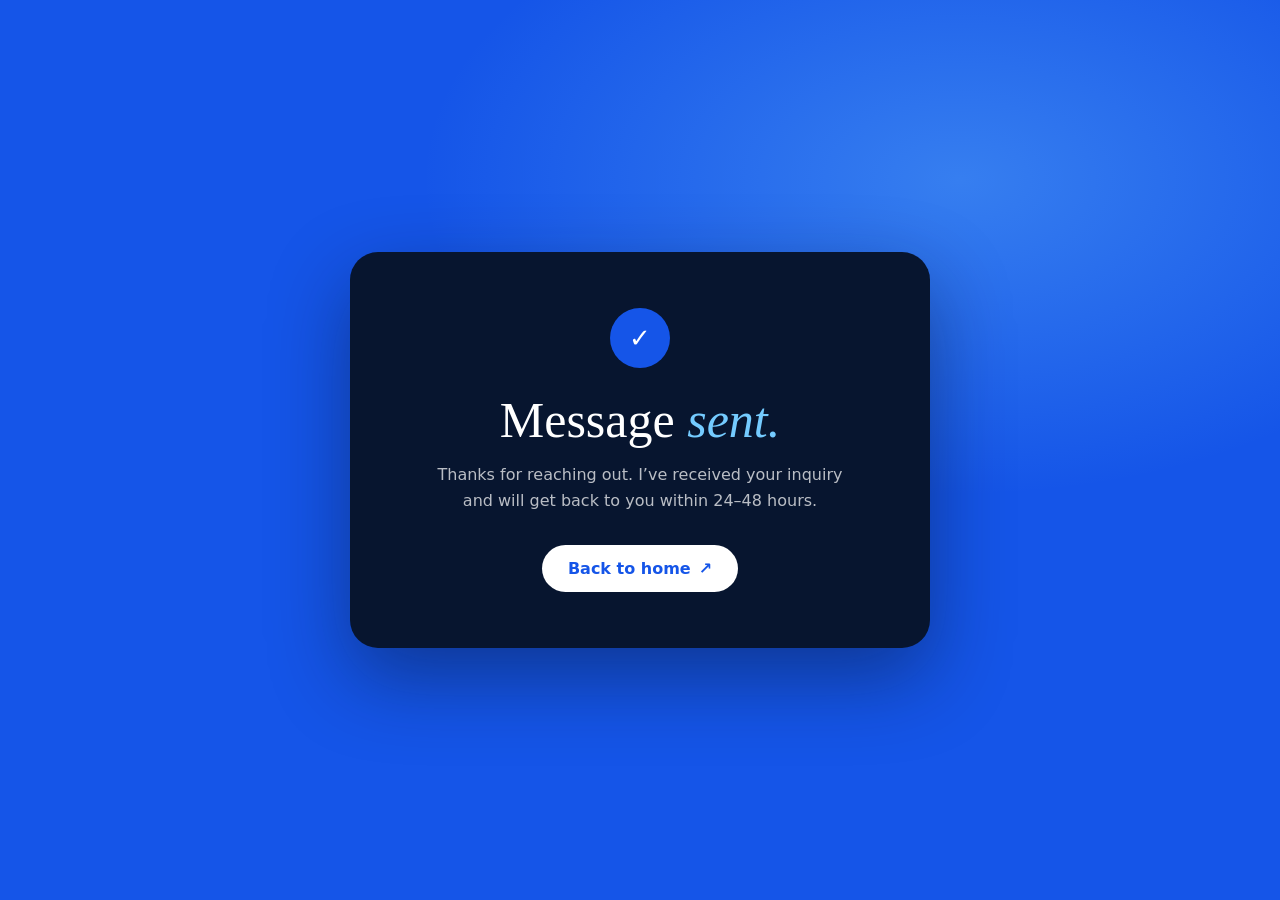
<file: success.html>
<!DOCTYPE html>
<html lang="en">
<head>
<meta charset="utf-8">
<meta name="viewport" content="width=device-width, initial-scale=1">
<title>Message Sent | Drakes Code &amp; Design</title>
<meta name="robots" content="noindex">
<link rel="icon" href="assets/favicon.png" type="image/png">
<link rel="preconnect" href="https://api.fontshare.com" crossorigin>
<link href="https://api.fontshare.com/v2/css?f[]=erode@500,501&f[]=satoshi@400,500,700&display=swap" rel="stylesheet">
<style>
  :root{
    --primary:#1555e8; --primary-dark:#0c3fc1; --navy:#07152f; --navy-2:#0d2145;
    --paper:#ffffff; --sky:#74cbff;
  }
  *{box-sizing:border-box;margin:0}
  body{
    min-height:100vh; min-height:100dvh; display:grid; place-items:center; padding:24px;
    font-family:"Satoshi",system-ui,sans-serif; color:var(--paper);
    background:radial-gradient(60% 50% at 75% 20%, color-mix(in srgb, var(--sky) 35%, transparent), transparent 70%), var(--primary);
  }
  main{
    width:min(100%,580px); padding:56px 44px; text-align:center; border-radius:28px;
    background:var(--navy); box-shadow:0 30px 80px color-mix(in srgb, var(--navy) 45%, transparent);
  }
  .check{
    display:grid; place-items:center; width:60px; height:60px; margin:0 auto 26px; border-radius:50%;
    background:var(--primary); font-size:26px;
  }
  h1{font-family:"Erode",Georgia,serif; font-weight:500; font-size:clamp(36px,6vw,50px); line-height:1.05; margin-bottom:16px}
  h1 em{color:var(--sky)}
  p{color:color-mix(in srgb, var(--paper) 72%, transparent); line-height:1.6; margin:0 auto 32px; max-width:42ch}
  a{
    display:inline-flex; align-items:center; gap:8px; padding:14px 26px; border-radius:999px;
    background:var(--paper); color:var(--primary); font-weight:700; text-decoration:none;
    transition:background .2s, color .2s;
  }
  a:hover{background:var(--sky); color:var(--navy)}
  a:focus-visible{outline:3px solid var(--sky); outline-offset:3px}
</style>
</head>
<body>
<main>
  <span class="check" aria-hidden="true">✓</span>
  <h1>Message <em>sent.</em></h1>
  <p>Thanks for reaching out. I’ve received your inquiry and will get back to you within 24–48 hours.</p>
  <a href="index.html">Back to home <span aria-hidden="true">↗</span></a>
</main>
</body>
</html>
</file>
<file: styles.css>
@import url("https://api.fontshare.com/v2/css?f[]=erode@400,500,600,700,401,501&f[]=satoshi@400,500,700&display=swap");

/* ==========================================================
   Drakes Code & Design — Main Stylesheet
   Load order: styles.css → responsive.css
   ----------------------------------------------------------
   1. Brand tokens
   2. Base & reset
   3. Accessibility helpers
   4. Scroll reveal
   5. Form messages
   6. Marquee animation
   7. Layout & type
   8. Buttons
   9. Header & navigation
   10. Mobile menu
   11. Hero
   12. Capabilities band
   13. Section shell & headings
   14. Services
   15. Why Drakes
   16. Process
   17. Pricing
   18. About
   19. FAQ
   20. Contact & form
   21. Footer
   22. Section pill & side index
   23. Project rows
   24. Package tabs
   25. Typography details
   ========================================================== */

/* ==========================================================
   1. BRAND TOKENS
   ========================================================== */
:root {
  --primary: #1555e8;
  --primary-dark: #0c3fc1;
  --navy: #07152f;
  --navy-2: #0d2145;
  --ink: #111827;
  --muted: #657084;
  --line: #dce2eb;
  --paper: #ffffff;
  --soft: #f4f7fb;
  --blue-soft: #edf4ff;
  --sky: #74cbff;
  --success: #167a4a;
  --error: #b42336;
  --font-display: "Erode", Georgia, serif;
  --font-body: "Satoshi", system-ui, sans-serif;
  --font-mono: "Satoshi", system-ui, sans-serif;
  --ease: cubic-bezier(0.2, 0.8, 0.2, 1);
  --spring: cubic-bezier(0.34, 1.56, 0.64, 1);
}
/* ==========================================================
   2. BASE & RESET
   ========================================================== */
*,
*::before,
*::after {
  box-sizing: border-box;
}
html {
  scroll-behavior: smooth;
  scroll-padding-top: 90px;
}
body {
  margin: 0;
  color: #fff;
  background: var(--primary);
  font-family: var(--font-body);
  font-size: 17px;
  line-height: 1.65;
  -webkit-font-smoothing: antialiased;
  overflow-x: hidden;
}
img {
  display: block;
  max-width: 100%;
}
a {
  color: inherit;
}
button,
input,
select,
textarea {
  font: inherit;
  color: inherit;
}
h1,
h2,
h3,
p {
  margin-top: 0;
}
ul,
ol {
  padding: 0;
  margin: 0;
  list-style: none;
}
/* ==========================================================
   3. ACCESSIBILITY HELPERS
   ========================================================== */
.skip-link {
  position: fixed;
  left: 16px;
  top: -60px;
  z-index: 200;
  background: var(--primary);
  color: #fff;
  padding: 10px 16px;
  border-radius: 8px;
  transition: top 0.2s;
}
.skip-link:focus {
  top: 16px;
}
:focus-visible {
  outline: 3px solid var(--sky);
  outline-offset: 3px;
}
.honeypot {
  position: absolute;
  left: -9999px;
}
/* ==========================================================
   4. SCROLL REVEAL
   ========================================================== */
.rv {
  opacity: 0;
  transform: translateY(28px);
  transition:
    opacity 0.8s var(--ease),
    transform 0.8s var(--ease);
}
.rv.in {
  opacity: 1;
  transform: none;
}
@media (prefers-reduced-motion: reduce) {
  * {
    animation: none !important;
    transition: none !important;
    scroll-behavior: auto !important;
  }
  .rv {
    opacity: 1;
    transform: none;
  }
}
/* ==========================================================
   5. FORM MESSAGES
   ========================================================== */
.field small {
  display: block;
  min-height: 1.1em;
  font-size: 12px;
  color: var(--error);
}
.form-status {
  margin: 12px 0 0;
  font-weight: 600;
}
.form-status.ok {
  color: var(--success);
}
.form-status.bad {
  color: var(--error);
}
/* ==========================================================
   6. MARQUEE ANIMATION
   ========================================================== */
@keyframes tick {
  to {
    transform: translateX(-50%);
  }
}
/* ==========================================================
   7. LAYOUT & TYPE
   ========================================================== */
::selection {
  background: var(--navy);
  color: #fff;
}
.wrap {
  width: min(1320px, calc(100% - 48px));
  margin: auto;
}
h1,
h2,
h3 {
  font-family: var(--font-display);
  letter-spacing: -0.045em;
  line-height: 1.02;
  font-weight: 700;
}
.k {
  font-family: var(--font-mono);
  font-size: 12px;
  letter-spacing: 0.14em;
  text-transform: uppercase;
  margin: 0 0 20px;
  display: inline-flex;
  align-items: center;
  gap: 10px;
  font-style: italic;
}
.k::before {
  content: "";
  width: 10px;
  height: 10px;
  border-radius: 50%;
  background: currentColor;
}
/* ==========================================================
   8. BUTTONS
   ========================================================== */
.pill {
  display: inline-flex;
  align-items: center;
  gap: 10px;
  text-decoration: none;
  font-weight: 700;
  padding: 16px 26px;
  border-radius: 999px;
  background: #fff;
  color: var(--primary-dark);
  border: 2px solid #fff;
  cursor: pointer;
  transition:
    background 0.25s,
    color 0.25s,
    transform 0.25s var(--spring);
}
.pill:hover {
  background: var(--navy);
  border-color: var(--navy);
  color: #fff;
  transform: scale(1.04);
}
.pill.o {
  background: transparent;
  color: #fff;
}
.pill.o:hover {
  background: #fff;
  color: var(--primary-dark);
  border-color: #fff;
}
.pill.b {
  background: var(--primary);
  color: #fff;
  border-color: var(--primary);
}
.pill.b:hover {
  background: var(--navy);
  border-color: var(--navy);
}
/* ==========================================================
   9. HEADER & NAVIGATION
   ========================================================== */
.top {
  position: fixed;
  top: 0;
  left: 0;
  right: 0;
  z-index: 50;
  transition:
    background 0.3s,
    box-shadow 0.3s;
}
.top.sc {
  background: color-mix(in srgb, var(--primary) 92%, transparent);
  backdrop-filter: blur(10px);
  box-shadow: 0 1px 0 color-mix(in srgb, #fff 20%, transparent);
}
.top .wrap {
  display: flex;
  align-items: center;
  justify-content: space-between;
  height: 78px;
  gap: 20px;
}
.brand {
  text-decoration: none;
  font-family: var(--font-display);
  font-weight: 700;
  font-size: 20px;
  letter-spacing: -0.03em;
  display: flex;
  gap: 8px;
  align-items: center;
}
.brand span {
  width: 12px;
  height: 12px;
  border-radius: 50%;
  background: var(--sky);
}
.top nav {
  display: flex;
  gap: 28px;
}
.top nav a {
  text-decoration: none;
  font-weight: 500;
  font-size: 15px;
  position: relative;
}
.top nav a::after {
  content: "";
  position: absolute;
  left: 0;
  right: 0;
  bottom: -4px;
  height: 2px;
  background: #fff;
  transform: scaleX(0);
  transform-origin: right;
  transition: transform 0.35s var(--ease);
}
.top nav a:hover::after {
  transform: scaleX(1);
  transform-origin: left;
}
.top .pill {
  padding: 11px 20px;
  font-size: 14px;
}
/* ==========================================================
   10. MOBILE MENU
   ========================================================== */
.burger {
  display: none;
  background: #fff;
  color: var(--primary-dark);
  border: 0;
  border-radius: 999px;
  padding: 9px 16px;
  font-weight: 700;
  cursor: pointer;
}
.sheet {
  position: fixed;
  inset: 0;
  z-index: 45;
  background: var(--navy);
  display: flex;
  flex-direction: column;
  justify-content: center;
  padding: 40px 28px;
  gap: 6px;
  clip-path: circle(0 at calc(100% - 50px) 40px);
  transition: clip-path 0.6s var(--ease);
  visibility: hidden;
}
.sheet.open {
  clip-path: circle(150% at calc(100% - 50px) 40px);
  visibility: visible;
}
.sheet a {
  font-family: var(--font-display);
  font-size: 44px;
  font-weight: 700;
  text-decoration: none;
  letter-spacing: -0.03em;
}
/* ==========================================================
   11. HERO
   ========================================================== */
.hero {
  min-height: 100vh;
  padding: 140px 0 60px;
  position: relative;
  overflow: hidden;
  display: flex;
  flex-direction: column;
  justify-content: flex-end;
}
.orb {
  position: absolute;
  border-radius: 50%;
  border: 2px solid color-mix(in srgb, var(--sky) 55%, transparent);
  pointer-events: none;
}
.orb.a {
  width: 62vw;
  height: 62vw;
  right: -18vw;
  top: -20vw;
  animation: c7float 14s ease-in-out infinite;
}
.orb.b {
  width: 30vw;
  height: 30vw;
  right: 14vw;
  top: 12vw;
  background: radial-gradient(
    circle at 30% 30%,
    color-mix(in srgb, var(--sky) 55%, transparent),
    transparent 70%
  );
  border: 0;
  animation: c7float 10s ease-in-out infinite reverse;
}
@keyframes c7float {
  50% {
    transform: translate(-2vw, 3vw);
  }
}
.hero h1 {
  font-size: clamp(54px, 9.6vw, 168px);
  margin: 0 0 46px;
  position: relative;
  text-transform: none;
}
.hero h1 .w {
  display: inline-block;
  overflow: hidden;
  vertical-align: top;
  padding-bottom: 0.06em;
}
.hero h1 .w > span {
  display: inline-block;
  transform: translateY(105%);
  animation: c7rise 0.9s var(--ease) forwards;
}
.hero h1 .hl > span {
  color: var(--navy);
  font-style: italic;
  font-weight: 500;
}
@keyframes c7rise {
  to {
    transform: none;
  }
}
.hrow {
  display: grid;
  grid-template-columns: 1.3fr 1fr auto;
  gap: 40px;
  align-items: end;
  border-top: 2px solid color-mix(in srgb, #fff 40%, transparent);
  padding-top: 28px;
  position: relative;
}
.hrow p {
  font-size: 18px;
  margin: 0;
  max-width: 54ch;
}
.hrow ul li {
  font-weight: 600;
  padding: 4px 0;
  display: flex;
  gap: 10px;
}
.hrow ul li::before {
  content: "✓";
  color: var(--navy);
}
.hrow .btns {
  display: flex;
  flex-direction: column;
  gap: 10px;
}
/* ==========================================================
   12. CAPABILITIES BAND
   ========================================================== */
.mq {
  overflow: hidden;
  background: var(--navy);
  padding: 26px 0;
  border-block: 2px solid color-mix(in srgb, var(--sky) 30%, transparent);
}
.mq > div {
  display: flex;
  width: max-content;
  animation: tick 30s linear infinite;
}
.mq span {
  font-family: var(--font-display);
  font-weight: 700;
  font-size: clamp(32px, 4.4vw, 64px);
  letter-spacing: -0.03em;
  padding: 0 34px;
  white-space: nowrap;
  color: transparent;
  -webkit-text-stroke: 1.5px var(--sky);
}
.mq span:nth-child(even) {
  color: #fff;
  -webkit-text-stroke: 0;
  font-style: italic;
}
/* ==========================================================
   13. SECTION SHELL & HEADINGS
   ========================================================== */
.s {
  padding: 130px 0;
}
.sh {
  display: grid;
  grid-template-columns: 1.2fr 1fr;
  gap: 40px;
  align-items: end;
  margin-bottom: 60px;
}
.sh h2 {
  font-size: clamp(44px, 6vw, 96px);
  margin: 0;
}
.sh p {
  font-size: 18px;
  margin: 0;
  max-width: 46ch;
}
/* ==========================================================
   14. SERVICES
   ========================================================== */
.dark {
  background: var(--navy);
}
.rows {
  border-top: 2px solid color-mix(in srgb, #fff 25%, transparent);
}
.rows a {
  display: grid;
  grid-template-columns: 90px 1.2fr 1fr 60px;
  gap: 24px;
  align-items: center;
  padding: 34px 24px;
  text-decoration: none;
  border-bottom: 2px solid color-mix(in srgb, #fff 25%, transparent);
  position: relative;
  overflow: hidden;
  isolation: isolate;
  transition: color 0.35s;
}
.rows a::before {
  content: "";
  position: absolute;
  inset: 0;
  background: var(--primary);
  transform: scaleY(0);
  transform-origin: bottom;
  transition: transform 0.45s var(--ease);
  z-index: -1;
}
.rows a:hover::before,
.rows a:focus-visible::before {
  transform: scaleY(1);
}
.rows .n {
  font-family: var(--font-mono);
  color: var(--sky);
  font-size: 14px;
}
.rows a:hover .n {
  color: #fff;
}
.rows h3 {
  font-size: clamp(30px, 4vw, 58px);
  margin: 0;
}
.rows p {
  margin: 0;
  color: #c5d3ea;
}
.rows a:hover p {
  color: #fff;
}
.rows .ar {
  width: 52px;
  height: 52px;
  border-radius: 50%;
  border: 2px solid currentColor;
  display: grid;
  place-items: center;
  font-size: 20px;
  transition: transform 0.4s var(--spring);
}
.rows a:hover .ar {
  transform: rotate(45deg);
  background: #fff;
  color: var(--primary);
}
/* ==========================================================
   15. WHY DRAKES
   ========================================================== */
.why {
  background: var(--paper);
  color: var(--ink);
}
.why .k,
.why h2 {
  color: var(--primary);
}
.why .sh p {
  color: #3b4456;
}
.ben {
  display: grid;
  grid-template-columns: repeat(4, 1fr);
  gap: 20px;
}
.ben article {
  background: var(--blue-soft);
  border-radius: 26px;
  padding: 30px;
  min-height: 280px;
  display: flex;
  flex-direction: column;
  transition:
    background 0.3s,
    color 0.3s,
    transform 0.4s var(--spring);
}
.ben article:hover {
  background: var(--primary);
  color: #fff;
  transform: translateY(-8px);
}
.ben article:hover p {
  color: #fff;
}
.ben b {
  font-family: var(--font-display);
  font-size: 56px;
  line-height: 1;
  color: var(--primary);
  transition: color 0.3s;
}
.ben article:hover b {
  color: var(--sky);
}
.ben h3 {
  font-size: 24px;
  margin: auto 0 10px;
  letter-spacing: -0.02em;
  line-height: 1.1;
}
.ben p {
  margin: 0;
  color: var(--muted);
  font-size: 15px;
}
.why .pill {
  margin-top: 40px;
}
/* ==========================================================
   16. PROCESS
   ========================================================== */
.proc {
  display: grid;
  grid-template-columns: 1fr 1.1fr;
  gap: 60px;
}
.proc .big {
  position: sticky;
  top: 110px;
  align-self: start;
}
.proc .big .num {
  font-family: var(--font-display);
  font-weight: 500;
  font-size: clamp(160px, 24vw, 360px);
  line-height: 0.8;
  letter-spacing: -0.07em;
  display: block;
  transition: opacity 0.25s;
  font-style: italic;
}
.proc .big .num.fade {
  opacity: 0.15;
}
.proc .big .of {
  font-family: var(--font-body);
  font-size: 14px;
  letter-spacing: 0.1em;
  color: color-mix(in srgb, #fff 80%, var(--primary));
  font-weight: 500;
}
.proc .big .bar {
  height: 4px;
  background: color-mix(in srgb, #fff 25%, transparent);
  border-radius: 4px;
  margin-top: 22px;
  max-width: 360px;
  overflow: hidden;
}
.proc .big .bar i {
  display: block;
  height: 100%;
  background: #fff;
  width: 20%;
  transition: width 0.5s var(--ease);
}
.proc ol li {
  min-height: 44vh;
  display: flex;
  flex-direction: column;
  justify-content: center;
  border-top: 2px solid color-mix(in srgb, #fff 25%, transparent);
  opacity: 0.4;
  transition: opacity 0.4s;
}
.proc ol li.act {
  opacity: 1;
}
.proc ol small {
  font-family: var(--font-mono);
  font-size: 13px;
  letter-spacing: 0.12em;
  text-transform: uppercase;
  color: var(--navy);
  font-weight: 600;
}
.proc ol h3 {
  font-size: clamp(34px, 4vw, 58px);
  margin: 10px 0 14px;
}
.proc ol p {
  font-size: 18px;
  margin: 0;
  max-width: 44ch;
}
/* ==========================================================
   17. PRICING
   ========================================================== */
.pricing {
  background: var(--navy);
}
.plan {
  display: grid;
  grid-template-columns: 1fr 1.1fr;
  gap: 40px;
  background: var(--primary);
  border-radius: 24px;
  padding: 40px;
  position: relative;
  overflow: hidden;
  min-height: 360px;
}
.plan::before {
  content: "";
  position: absolute;
  width: 420px;
  height: 420px;
  border-radius: 50%;
  right: -140px;
  top: -160px;
  border: 2px solid color-mix(in srgb, var(--sky) 50%, transparent);
}
.plan > * {
  position: relative;
}
.plan .anim {
  animation: c7in 0.5s var(--ease);
}
@keyframes c7in {
  from {
    opacity: 0;
    transform: translateX(18px);
  }
}
.plan .rec {
  display: inline-block;
  background: var(--sky);
  color: var(--navy);
  font-weight: 700;
  font-size: 12px;
  text-transform: uppercase;
  letter-spacing: 0.06em;
  border-radius: 999px;
  padding: 5px 12px;
  margin-bottom: 14px;
}
.plan h3 {
  font-size: 44px;
  margin: 0 0 6px;
}
.plan .amt {
  font-family: var(--font-display);
  font-weight: 700;
  font-size: clamp(80px, 9vw, 130px);
  line-height: 0.9;
  letter-spacing: -0.06em;
  margin: 10px 0 16px;
}
.plan .amt sup {
  font-size: 0.35em;
  vertical-align: top;
  position: relative;
  top: 0.4em;
}
.plan .d {
  font-size: 17px;
  margin: 0 0 14px;
}
.plan .del {
  font-family: var(--font-mono);
  font-size: 13px;
  color: var(--navy);
  background: #fff;
  border-radius: 999px;
  display: inline-block;
  padding: 5px 12px;
}
.plan li {
  padding: 11px 0 11px 34px;
  border-bottom: 1px solid color-mix(in srgb, #fff 25%, transparent);
  position: relative;
  font-weight: 500;
}
.plan li::before {
  content: "✓";
  position: absolute;
  left: 0;
  top: 10px;
  width: 22px;
  height: 22px;
  border-radius: 50%;
  background: #fff;
  color: var(--primary);
  display: grid;
  place-items: center;
  font-size: 12px;
  font-weight: 700;
}
.plan .pill {
  margin-top: 24px;
}
.custom {
  display: flex;
  justify-content: space-between;
  align-items: center;
  gap: 24px;
  margin-top: 20px;
  border-radius: 24px;
  border: 2px dashed color-mix(in srgb, var(--sky) 50%, transparent);
  padding: 26px 30px;
}
.custom h3 {
  font-size: 26px;
  margin: 0 0 6px;
  letter-spacing: -0.02em;
}
.custom p {
  margin: 0;
  color: #c5d3ea;
}
.pay {
  text-align: center;
  color: #c5d3ea;
  margin: 30px 0 0;
}
.pay strong {
  color: #fff;
}
/* ==========================================================
   18. ABOUT
   ========================================================== */
.about {
  display: grid;
  grid-template-columns: 1fr 1.1fr;
  gap: 70px;
  align-items: center;
}
.duo {
  position: relative;
  border-radius: 30px;
  overflow: hidden;
  background: var(--navy);
  aspect-ratio: 4/5;
}
.duo img {
  width: 100%;
  height: 100%;
  object-fit: cover;
  filter: grayscale(1) contrast(1.1);
  mix-blend-mode: screen;
  opacity: 0.9;
  transition:
    filter 0.6s,
    mix-blend-mode 0.6s,
    opacity 0.6s;
}
.duo::after {
  content: "";
  position: absolute;
  inset: 0;
  background: var(--primary);
  mix-blend-mode: multiply;
  transition: opacity 0.6s;
  pointer-events: none;
}
.duo:hover img {
  filter: none;
  mix-blend-mode: normal;
  opacity: 1;
}
.duo:hover::after {
  opacity: 0;
}
.duo figcaption {
  position: absolute;
  left: 20px;
  bottom: 20px;
  z-index: 2;
  font-family: var(--font-mono);
  font-size: 12px;
  letter-spacing: 0.12em;
  text-transform: uppercase;
  background: #fff;
  color: var(--primary-dark);
  padding: 6px 12px;
  border-radius: 999px;
}
.about h2 {
  font-size: clamp(40px, 5vw, 76px);
  margin: 0 0 26px;
}
.about p {
  font-size: 17.5px;
}
.skills {
  display: flex;
  flex-wrap: wrap;
  gap: 10px;
  margin-top: 26px;
}
.skills li {
  background: color-mix(in srgb, #fff 14%, transparent);
  padding: 8px 16px;
  border-radius: 999px;
  font-weight: 600;
  font-size: 14px;
}
/* ==========================================================
   19. FAQ
   ========================================================== */
.faq {
  background: var(--paper);
  color: var(--ink);
}
.faq .g {
  display: grid;
  grid-template-columns: 0.85fr 1.15fr;
  gap: 60px;
}
.faq h2 {
  font-size: clamp(40px, 5vw, 76px);
  margin: 0 0 20px;
  color: var(--primary);
}
.faq .k {
  color: var(--primary);
}
.faq .g > div:first-child p {
  color: #3b4456;
  font-size: 17px;
}
.faq .tl {
  color: var(--primary);
  font-weight: 700;
  text-decoration: none;
  border-bottom: 2px solid currentColor;
}
details {
  border-bottom: 2px solid var(--line);
}
summary {
  cursor: pointer;
  list-style: none;
  padding: 26px 60px 26px 0;
  font-family: var(--font-display);
  font-weight: 600;
  font-size: clamp(20px, 2vw, 26px);
  letter-spacing: -0.02em;
  position: relative;
  transition: color 0.2s;
}
summary:hover {
  color: var(--primary);
}
summary::-webkit-details-marker {
  display: none;
}
summary::after {
  content: "+";
  position: absolute;
  right: 0;
  top: 50%;
  transform: translateY(-50%);
  width: 44px;
  height: 44px;
  border-radius: 50%;
  background: var(--blue-soft);
  color: var(--primary);
  display: grid;
  place-items: center;
  font-size: 24px;
  transition:
    transform 0.35s var(--spring),
    background 0.2s,
    color 0.2s;
}
details[open] summary::after {
  transform: translateY(-50%) rotate(45deg);
  background: var(--primary);
  color: #fff;
}
details p {
  margin: 0 0 26px;
  color: #3b4456;
  font-size: 17px;
  max-width: 60ch;
}
/* ==========================================================
   20. CONTACT & FORM
   ========================================================== */
.contact .g {
  display: grid;
  grid-template-columns: 1fr 1.05fr;
  gap: 70px;
  align-items: start;
}
.contact h2 {
  font-size: clamp(44px, 6vw, 96px);
  margin: 0 0 24px;
}
.contact .g > div:first-child > p {
  font-size: 18px;
}
.contact ol {
  margin-top: 30px;
}
.contact ol li {
  display: flex;
  gap: 16px;
  align-items: center;
  padding: 16px 0;
  border-top: 2px solid color-mix(in srgb, #fff 25%, transparent);
  font-weight: 600;
  font-size: 17px;
}
.contact ol span {
  font-family: var(--font-mono);
  color: var(--navy);
  font-size: 13px;
}
form {
  background: var(--navy);
  border-radius: 30px;
  padding: 38px;
}
form .fh {
  display: flex;
  justify-content: space-between;
  flex-wrap: wrap;
  gap: 6px;
  margin-bottom: 26px;
}
form .fh p {
  margin: 0;
  font-family: var(--font-display);
  font-weight: 700;
  font-size: 26px;
  letter-spacing: -0.02em;
}
form .fh span {
  font-family: var(--font-mono);
  font-size: 12px;
  color: var(--sky);
}
.row {
  display: grid;
  grid-template-columns: 1fr 1fr;
  gap: 22px;
}
.field label {
  display: block;
  font-size: 13px;
  font-weight: 600;
  color: #c5d3ea;
  margin-bottom: 4px;
}
.field input,
.field select,
.field textarea {
  width: 100%;
  background: transparent;
  border: 0;
  border-bottom: 2px solid color-mix(in srgb, #fff 30%, transparent);
  padding: 10px 0;
  color: #fff;
  border-radius: 0;
  transition: border-color 0.2s;
}
.field select option {
  color: var(--ink);
}
.field input:focus,
.field select:focus,
.field textarea:focus {
  outline: none;
  border-color: var(--sky);
}
.field small {
  color: #ffb3bd;
}
form .pill {
  margin-top: 12px;
}
.form-status.ok {
  color: #8ff0bf;
}
.form-status.bad {
  color: #ffb3bd;
}
/* ==========================================================
   21. FOOTER
   ========================================================== */
footer {
  background: var(--navy);
  padding: 90px 0 30px;
  overflow: hidden;
}
.sig {
  font-family: var(--font-display);
  font-weight: 700;
  font-size: clamp(48px, 10vw, 180px);
  letter-spacing: -0.06em;
  line-height: 0.9;
  margin: 0 0 60px;
}
.sig span {
  color: var(--primary);
}
.ft {
  display: grid;
  grid-template-columns: 2fr 1fr 1fr;
  gap: 30px;
}
.ft p {
  color: #c5d3ea;
}
.ft nav {
  display: flex;
  flex-direction: column;
  gap: 8px;
}
.ft nav strong {
  font-family: var(--font-mono);
  font-size: 12px;
  letter-spacing: 0.1em;
  text-transform: uppercase;
  color: var(--sky);
}
.ft nav a {
  text-decoration: none;
  color: #c5d3ea;
}
.ft nav a:hover {
  color: #fff;
}
.fb {
  display: flex;
  justify-content: space-between;
  flex-wrap: wrap;
  gap: 10px;
  border-top: 1px solid color-mix(in srgb, #fff 15%, transparent);
  margin-top: 40px;
  padding-top: 20px;
  color: #aebbd0;
  font-size: 14px;
}
.fb p {
  margin: 0;
}
.top .wrap {
  gap: 16px;
}
/* ==========================================================
   22. SECTION PILL & SIDE INDEX
   ========================================================== */
.where {
  font-family: var(--font-mono);
  font-size: 11.5px;
  letter-spacing: 0.1em;
  text-transform: uppercase;
  border: 1px solid color-mix(in srgb, #fff 40%, transparent);
  border-radius: 999px;
  padding: 6px 12px;
  margin-right: auto;
  white-space: nowrap;
  transition: opacity 0.2s;
}
.where.swap {
  opacity: 0;
}
.top nav a.on::after {
  transform: scaleX(1);
}
.sidx {
  position: fixed;
  left: 22px;
  top: 50%;
  transform: translateY(-50%);
  z-index: 40;
  display: flex;
  flex-direction: column;
  gap: 2px;
  background: color-mix(in srgb, var(--navy) 88%, transparent);
  backdrop-filter: blur(10px);
  border: 1px solid color-mix(in srgb, var(--sky) 25%, transparent);
  border-radius: 28px;
  padding: 12px 8px;
}
.sidx a {
  display: flex;
  align-items: center;
  text-decoration: none;
  font-family: var(--font-display);
  font-size: 14px;
  letter-spacing: 0.08em;
  color: #aebbd0;
  padding: 7px 10px;
  border-radius: 999px;
  transition:
    background 0.25s,
    color 0.25s;
  position: relative;
  justify-content: center;
  font-style: italic;
}
.sidx a b {
  font-weight: 600;
}
.sidx a span {
  position: absolute;
  left: calc(100% + 14px);
  top: 50%;
  transform: translate(-6px, -50%);
  white-space: nowrap;
  text-transform: uppercase;
  background: var(--navy);
  border: 1px solid color-mix(in srgb, var(--sky) 30%, transparent);
  color: #fff;
  padding: 5px 10px;
  border-radius: 999px;
  opacity: 0;
  pointer-events: none;
  transition:
    opacity 0.25s,
    transform 0.35s var(--ease);
}
.sidx a:hover,
.sidx a.on {
  color: #fff;
}
.sidx a.on {
  background: var(--primary);
}
.sidx a:hover span,
.sidx a:focus-visible span {
  opacity: 1;
  transform: translate(0, -50%);
}
/* ==========================================================
   23. PROJECT ROWS
   ========================================================== */
.plist {
  border-top: 2px solid color-mix(in srgb, #fff 40%, transparent);
}
.pr {
  border-bottom: 2px solid color-mix(in srgb, #fff 25%, transparent);
}
.pr > button {
  all: unset;
  box-sizing: border-box;
  width: 100%;
  display: grid;
  grid-template-columns: 70px 1fr auto 56px;
  align-items: center;
  gap: 20px;
  padding: 28px 0;
  cursor: pointer;
}
.pr > button:focus-visible {
  outline: 3px solid var(--sky);
  outline-offset: 4px;
  border-radius: 8px;
}
.pr .n {
  font-family: var(--font-mono);
  font-size: 14px;
  color: color-mix(in srgb, #fff 78%, var(--primary));
}
.pr .t {
  font-family: var(--font-display);
  font-weight: 700;
  font-size: clamp(28px, 4vw, 60px);
  letter-spacing: -0.045em;
  line-height: 1;
  transition: transform 0.4s var(--ease);
}
.pr > button:hover .t {
  transform: translateX(12px);
}
.pr .tg {
  display: flex;
  gap: 6px;
}
.pr .tg span {
  font-size: 12px;
  font-weight: 600;
  background: color-mix(in srgb, #fff 16%, transparent);
  padding: 5px 11px;
  border-radius: 999px;
}
.pr .pl {
  width: 52px;
  height: 52px;
  border-radius: 50%;
  border: 2px solid #fff;
  display: grid;
  place-items: center;
  font-size: 22px;
  transition:
    transform 0.4s var(--spring),
    background 0.25s,
    color 0.25s;
}
.pr[data-open="true"] .pl {
  transform: rotate(45deg);
  background: #fff;
  color: var(--primary);
}
.pr .body {
  display: grid;
  grid-template-rows: 0fr;
  transition: grid-template-rows 0.6s var(--ease);
}
.pr[data-open="true"] .body {
  grid-template-rows: 1fr;
}
.pr .body > div {
  overflow: hidden;
}
.pr .inner {
  display: grid;
  grid-template-columns: 1.3fr 1fr;
  gap: 40px;
  padding: 0 0 40px 90px;
  align-items: center;
}
.pr .media {
  display: block;
  position: relative;
  border-radius: 24px;
  overflow: hidden;
  aspect-ratio: 16/10;
  background: var(--navy);
}
.pr img {
  width: 100%;
  height: 100%;
  object-fit: cover;
  transition: transform 0.8s var(--ease);
}
.pr .media:hover img {
  transform: scale(1.04);
}
.pr .lab {
  position: absolute;
  left: 16px;
  top: 16px;
  font-family: var(--font-mono);
  font-size: 11.5px;
  background: color-mix(in srgb, var(--navy) 75%, transparent);
  padding: 5px 10px;
  border-radius: 999px;
}
.pr .inner p {
  font-size: 17px;
  margin: 0 0 16px;
}
.pr .inner li {
  padding: 9px 0;
  border-top: 1px solid color-mix(in srgb, #fff 25%, transparent);
  font-weight: 500;
}
.pr .inner .pill {
  margin-top: 20px;
  padding: 12px 20px;
  font-size: 14px;
}
/* ==========================================================
   24. PACKAGE TABS
   ========================================================== */
.seg {
  display: grid;
  grid-template-columns: repeat(4, 1fr);
  gap: 12px;
  margin-bottom: 16px;
}
.seg button {
  position: relative;
  text-align: left;
  background: color-mix(in srgb, #fff 6%, transparent);
  border: 1.5px solid color-mix(in srgb, var(--sky) 25%, transparent);
  color: #fff;
  border-radius: 22px;
  padding: 20px 22px;
  cursor: pointer;
  transition:
    background 0.25s,
    border-color 0.25s,
    color 0.25s,
    transform 0.3s var(--spring);
}
.seg button:hover {
  transform: translateY(-3px);
  border-color: var(--sky);
}
.seg button span {
  display: block;
  font-size: 14px;
  font-weight: 600;
}
.seg button b {
  display: block;
  font-family: var(--font-display);
  font-size: clamp(30px, 3vw, 42px);
  letter-spacing: -0.04em;
  margin-top: 4px;
}
.seg button b sup {
  font-size: 0.45em;
}
.seg button i {
  position: absolute;
  top: -10px;
  right: 14px;
  font-style: normal;
  font-family: var(--font-mono);
  font-size: 10px;
  text-transform: uppercase;
  letter-spacing: 0.06em;
  background: var(--sky);
  color: var(--navy);
  padding: 3px 8px;
  border-radius: 999px;
  font-weight: 600;
}
.seg button[aria-selected="true"] {
  background: #fff;
  border-color: #fff;
  color: var(--primary-dark);
}
/* ==========================================================
   25. TYPOGRAPHY DETAILS
   ========================================================== */
h1,
h2,
h3 {
  font-weight: 500;
  letter-spacing: -0.02em;
}
h3 {
  font-weight: 600;
}
.hero h1 {
  font-weight: 500;
  letter-spacing: -0.025em;
  line-height: 1;
}
.sh h2,
.about h2,
.faq h2,
.contact h2 {
  font-weight: 500;
  letter-spacing: -0.025em;
}
.k {
  font-family: var(--font-display);
  font-size: 19px;
  letter-spacing: 0;
  text-transform: none;
  font-weight: 400;
}
.k::before {
  width: 22px;
  height: 2px;
  border-radius: 2px;
}
.where,
.sidx a,
.pr .lab,
.duo figcaption,
form .fh span,
.plan .del,
.seg button i {
  text-transform: none;
  letter-spacing: 0;
  font-weight: 500;
}
.where {
  font-size: 13px;
}
.sidx a b {
  font-weight: 500;
}
.sidx a span {
  font-family: var(--font-body);
  font-style: normal;
  font-size: 12.5px;
}
.seg button i {
  font-size: 11px;
}
.pr .n,
.rows .n,
.ben b,
.contact ol span {
  font-family: var(--font-display);
  font-style: italic;
  font-weight: 500;
  letter-spacing: 0;
}
.pr .n,
.rows .n {
  font-size: 20px;
}
.contact ol span {
  font-size: 18px;
}
.ben b {
  font-size: 52px;
}
.proc .big .num {
  letter-spacing: -0.04em;
}
.proc .big .of {
  letter-spacing: 0;
  font-size: 14px;
}
.proc ol small {
  font-family: var(--font-display);
  font-style: italic;
  font-size: 18px;
  letter-spacing: 0;
  text-transform: none;
  font-weight: 500;
}
.pr .t,
.rows h3 {
  font-weight: 500;
  letter-spacing: -0.025em;
}
.plan h3 {
  font-weight: 600;
}
.plan .amt,
.seg button b {
  font-weight: 500;
  letter-spacing: -0.03em;
}
.mq span {
  font-weight: 500;
  letter-spacing: -0.01em;
}
.sig {
  font-weight: 500;
  letter-spacing: -0.03em;
}
.sig span {
  font-style: italic;
}
summary {
  font-weight: 500;
  letter-spacing: -0.01em;
}
form .fh p {
  font-weight: 600;
}
.brand {
  font-family: var(--font-display);
  font-weight: 600;
  letter-spacing: -0.01em;
  font-size: 21px;
}
.pill {
  font-weight: 700;
  letter-spacing: 0.005em;
}
.field label {
  font-weight: 500;
  font-size: 14px;
}
.ft nav strong {
  font-family: var(--font-display);
  font-style: italic;
  text-transform: none;
  letter-spacing: 0;
  font-size: 17px;
  font-weight: 500;
}
.tl {
  font-weight: 700;
}
.plan .rec {
  text-transform: none;
  letter-spacing: 0;
  font-size: 13px;
}
#contact-form .opt {
  font-weight: 400;
  opacity: 0.7;
}
#contact-form ::placeholder {
  opacity: 0.55;
}
</file>
<file: responsive.css>
/* ==========================================================
   Drakes Code & Design — Responsive Styles
   Load after styles.css. Breakpoints run from widest to narrowest.
   ========================================================== */

/* ---------- Small laptops & tablets (landscape) — (max-width: 1080px) ---------- */
@media (max-width: 1080px) {
  .ben {
    grid-template-columns: 1fr 1fr;
  }
  .hrow {
    grid-template-columns: 1fr 1fr;
  }
  .hrow .btns {
    grid-column: 1/-1;
    flex-direction: row;
    flex-wrap: wrap;
  }
}

/* ---------- Tablets — mobile menu & stacked layouts — (max-width: 900px) ---------- */
@media (max-width: 900px) {
  .top nav,
  .top .wrap > .pill {
    display: none;
  }
  .burger {
    display: block;
    position: relative;
    z-index: 60;
  }
  .sh,
  .about,
  .faq .g,
  .contact .g,
  .plan {
    grid-template-columns: 1fr;
  }
  .rows a {
    grid-template-columns: 50px 1fr;
    gap: 8px 16px;
    padding: 26px 8px;
  }
  .rows p {
    grid-column: 2;
  }
  .rows .ar {
    display: none;
  }
  .proc {
    grid-template-columns: 1fr;
    gap: 0;
  }
  .proc .big {
    position: sticky;
    top: 78px;
    z-index: 5;
    background: var(--primary);
    padding: 10px 0;
    display: flex;
    align-items: center;
    gap: 18px;
  }
  .proc .big .num {
    font-size: 90px;
  }
  .proc .big .bar {
    flex: 1;
    margin: 0;
  }
  .proc ol li {
    min-height: 0;
    padding: 34px 0;
    opacity: 1;
  }
  .about .duo {
    max-width: 460px;
  }
}

/* ---------- Phones — (max-width: 600px) ---------- */
@media (max-width: 600px) {
  .s {
    padding: 84px 0;
  }
  .hero {
    padding-top: 120px;
  }
  .hrow,
  .ben,
  .row,
  .ft {
    grid-template-columns: 1fr;
  }
  .plan,
  form {
    padding: 24px;
  }
  .custom {
    flex-direction: column;
    align-items: flex-start;
  }
  .plan h3 {
    font-size: 34px;
  }
}

/* ---------- Wide screens — room for the side index — (min-width: 1181px) ---------- */
@media (min-width: 1181px) {
  .wrap {
    width: min(1240px, calc(100% - 220px));
  }
}

/* ---------- Hide side index on smaller screens — (max-width: 1180px) ---------- */
@media (max-width: 1180px) {
  .sidx {
    display: none;
  }
}

/* ---------- Tablets — section pill, project rows & package tabs — (max-width: 900px) ---------- */
@media (max-width: 900px) {
  .pr .inner {
    grid-template-columns: 1fr;
    padding-left: 0;
    gap: 20px;
  }
  .pr .tg {
    display: none;
  }
  .pr > button {
    grid-template-columns: 44px 1fr 48px;
    gap: 12px;
  }
  .pr .pl {
    width: 44px;
    height: 44px;
  }
  .seg {
    grid-template-columns: 1fr 1fr;
  }
}

/* ---------- Small phones — (max-width: 520px) ---------- */
@media (max-width: 520px) {
  .where {
    display: none;
  }
  .top .wrap {
    justify-content: space-between;
  }
}
</file>
